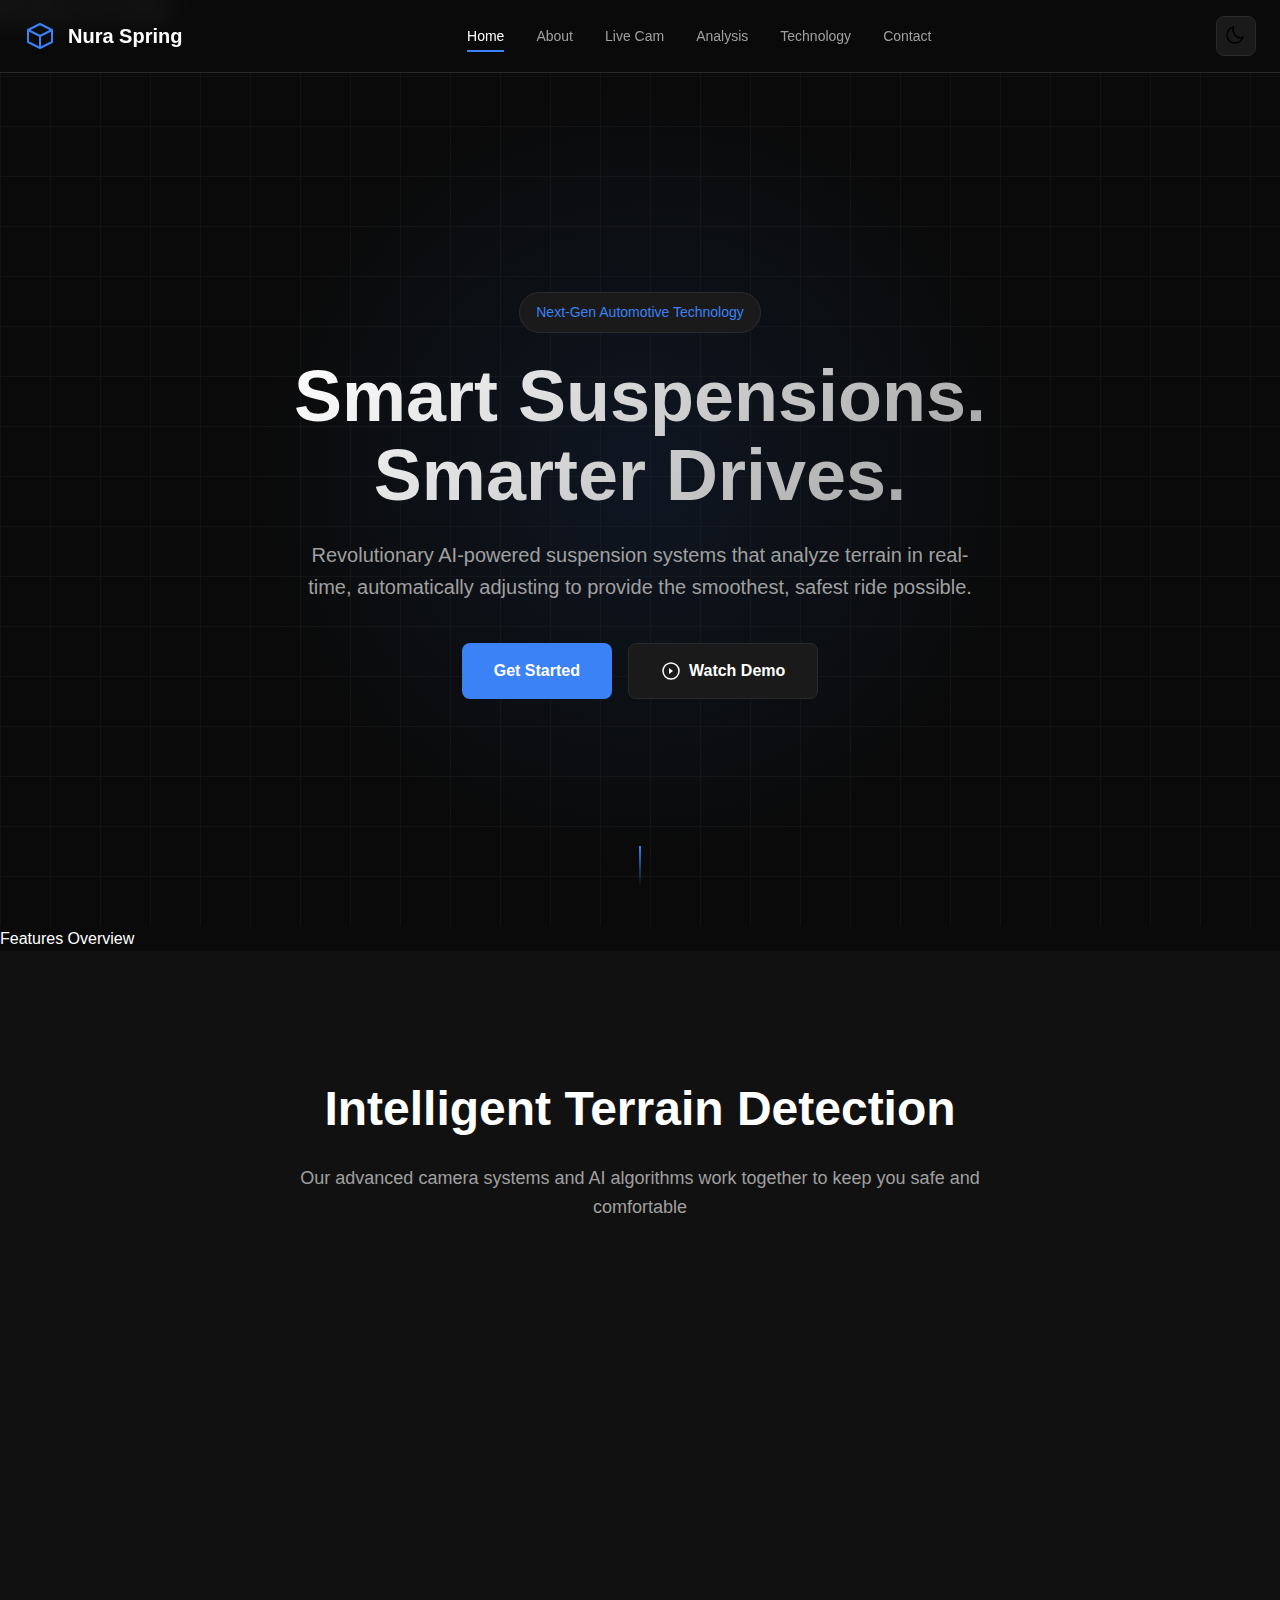
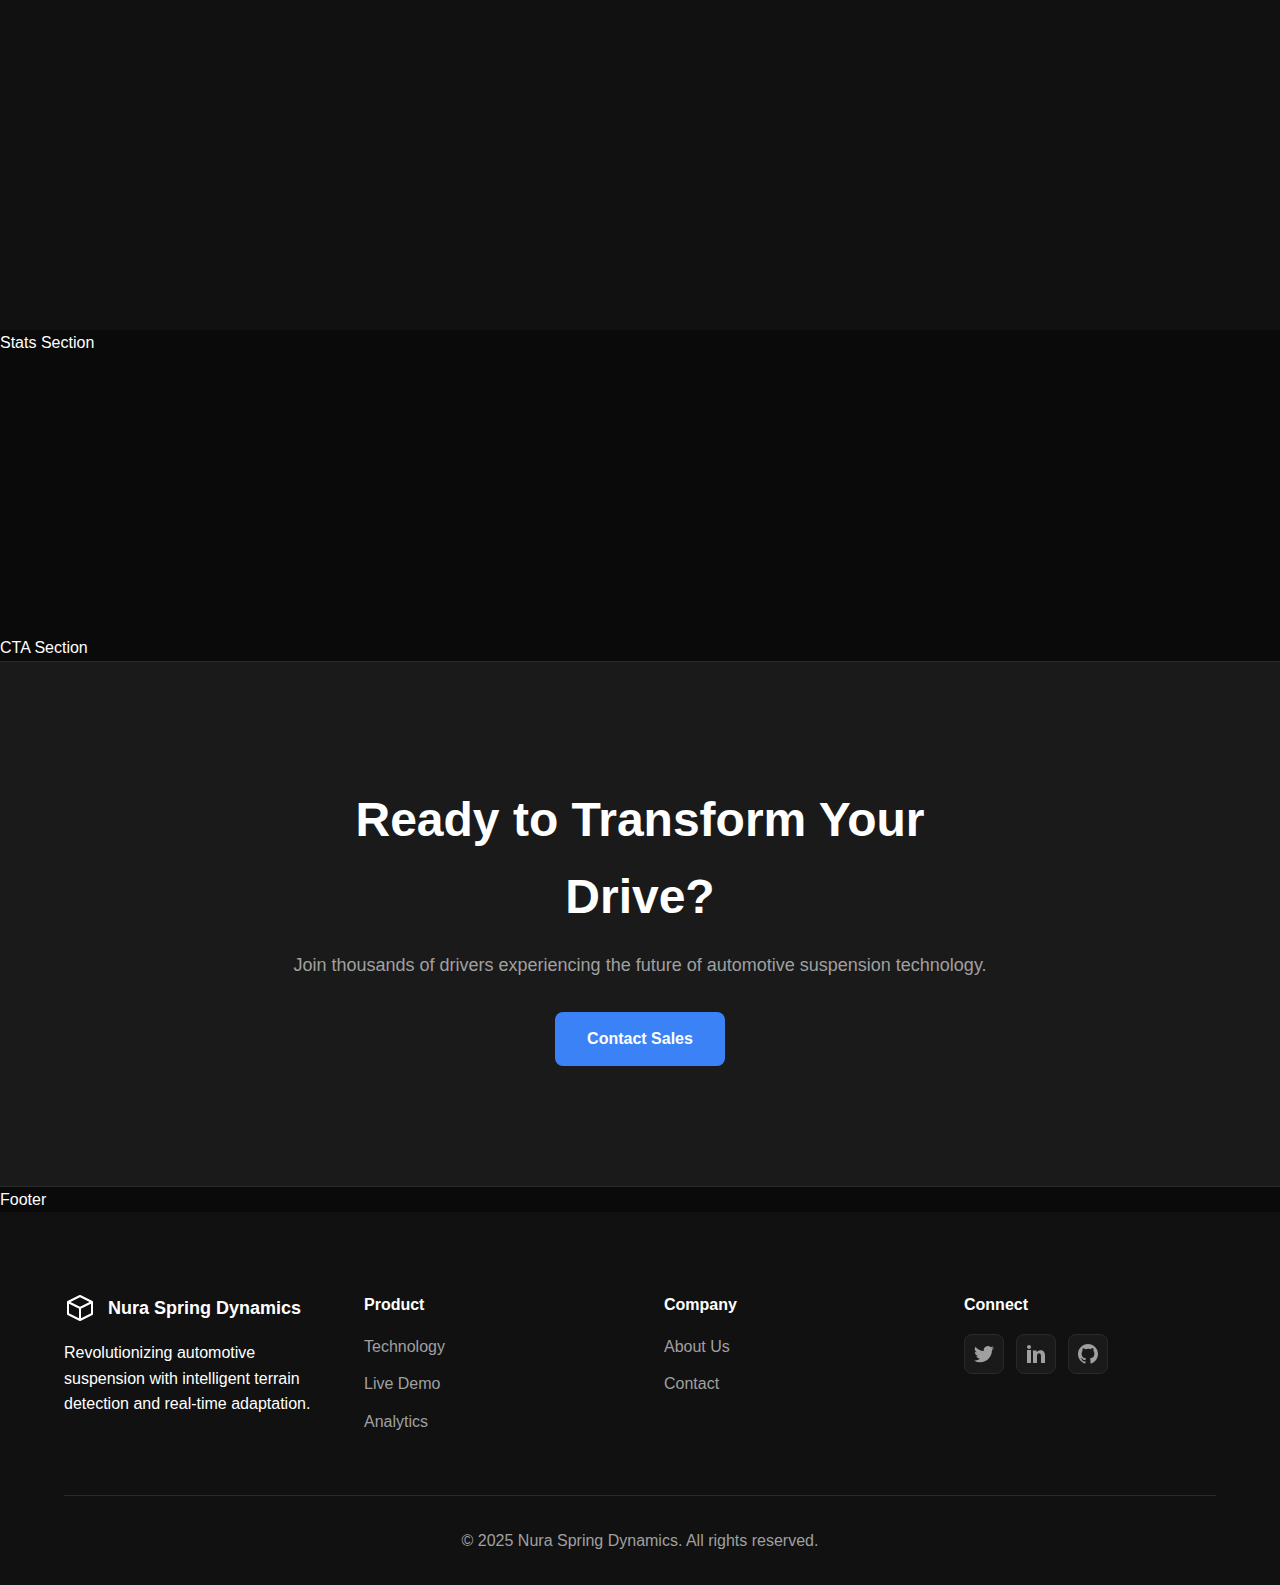
<file: nura-spring-dynamics/index.html>
<!DOCTYPE html>
<html lang="en">
<head>
    <meta charset="UTF-8">
    <meta name="viewport" content="width=device-width, initial-scale=1.0">
    <title>Nura Spring Dynamics - Smart Suspensions. Smarter Drives.</title>
    <link rel="stylesheet" href="styles.css">
</head>
<body>
     Navigation 
    <nav class="navbar">
        <div class="nav-container">
            <div class="logo">
                <svg width="32" height="32" viewBox="0 0 32 32" fill="none">
                    <path d="M16 4L4 10V22L16 28L28 22V10L16 4Z" stroke="currentColor" stroke-width="2" stroke-linejoin="round"/>
                    <path d="M16 16L4 10M16 16L28 10M16 16V28" stroke="currentColor" stroke-width="2"/>
                </svg>
                <span>Nura Spring</span>
            </div>
            <ul class="nav-links">
                <li><a href="index.html" class="active">Home</a></li>
                <li><a href="about.html">About</a></li>
                <li><a href="live-cam.html">Live Cam</a></li>
                <li><a href="analysis.html">Analysis</a></li>
                <li><a href="technology.html">Technology</a></li>
                <li><a href="contact.html">Contact</a></li>
            </ul>
            <button class="theme-toggle" id="themeToggle" aria-label="Toggle theme">
                <svg class="sun-icon" width="20" height="20" viewBox="0 0 20 20" fill="none">
                    <circle cx="10" cy="10" r="4" stroke="currentColor" stroke-width="1.5"/>
                    <path d="M10 2V4M10 16V18M18 10H16M4 10H2M15.657 4.343L14.243 5.757M5.757 14.243L4.343 15.657M15.657 15.657L14.243 14.243M5.757 5.757L4.343 4.343" stroke="currentColor" stroke-width="1.5" stroke-linecap="round"/>
                </svg>
                <svg class="moon-icon" width="20" height="20" viewBox="0 0 20 20" fill="none">
                    <path d="M17 10.5C16.1 14.4 12.6 17 8.5 17C4.4 17 1 13.6 1 9.5C1 5.4 3.6 1.9 7.5 1C7.2 1.9 7 2.9 7 4C7 8.4 10.6 12 15 12C15.8 12 16.5 11.8 17 11.5V10.5Z" stroke="currentColor" stroke-width="1.5" stroke-linejoin="round"/>
                </svg>
            </button>
            <button class="mobile-menu-toggle" id="mobileMenuToggle" aria-label="Toggle menu">
                <span></span>
                <span></span>
                <span></span>
            </button>
        </div>
    </nav>

     Hero Section 
    <section class="hero">
        <div class="hero-background">
            <div class="grid-overlay"></div>
        </div>
        <div class="hero-content">
            <div class="hero-badge">Next-Gen Automotive Technology</div>
            <h1 class="hero-title">Smart Suspensions.<br>Smarter Drives.</h1>
            <p class="hero-description">Revolutionary AI-powered suspension systems that analyze terrain in real-time, automatically adjusting to provide the smoothest, safest ride possible.</p>
            <div class="hero-buttons">
                <a href="contact.html" class="btn btn-primary">Get Started</a>
                <a href="technology.html" class="btn btn-secondary">
                    <svg width="20" height="20" viewBox="0 0 20 20" fill="none">
                        <circle cx="10" cy="10" r="8" stroke="currentColor" stroke-width="1.5"/>
                        <path d="M8 7L12 10L8 13V7Z" fill="currentColor"/>
                    </svg>
                    Watch Demo
                </a>
            </div>
        </div>
        <div class="scroll-indicator">
            <div class="scroll-line"></div>
        </div>
    </section>

     Features Overview 
    <section class="features">
        <div class="container">
            <div class="section-header">
                <h2>Intelligent Terrain Detection</h2>
                <p>Our advanced camera systems and AI algorithms work together to keep you safe and comfortable</p>
            </div>
            <div class="features-grid">
                <div class="feature-card">
                    <div class="feature-icon">
                        <svg width="32" height="32" viewBox="0 0 32 32" fill="none">
                            <rect x="4" y="8" width="24" height="16" rx="2" stroke="currentColor" stroke-width="2"/>
                            <circle cx="16" cy="16" r="4" stroke="currentColor" stroke-width="2"/>
                            <path d="M16 12V8M16 24V20M20 16H24M8 16H12" stroke="currentColor" stroke-width="2" stroke-linecap="round"/>
                        </svg>
                    </div>
                    <h3>Real-Time Analysis</h3>
                    <p>Front-mounted cameras continuously scan the road ahead, detecting obstacles before you reach them.</p>
                </div>
                <div class="feature-card">
                    <div class="feature-icon">
                        <svg width="32" height="32" viewBox="0 0 32 32" fill="none">
                            <path d="M16 4L4 10V22L16 28L28 22V10L16 4Z" stroke="currentColor" stroke-width="2" stroke-linejoin="round"/>
                            <circle cx="16" cy="16" r="4" fill="currentColor"/>
                        </svg>
                    </div>
                    <h3>Automatic Adjustment</h3>
                    <p>Suspension settings adapt instantly to terrain conditions, ensuring optimal comfort and safety.</p>
                </div>
                <div class="feature-card">
                    <div class="feature-icon">
                        <svg width="32" height="32" viewBox="0 0 32 32" fill="none">
                            <rect x="6" y="6" width="20" height="20" rx="2" stroke="currentColor" stroke-width="2"/>
                            <path d="M6 12H26M12 6V26" stroke="currentColor" stroke-width="2"/>
                            <circle cx="19" cy="19" r="3" stroke="currentColor" stroke-width="2"/>
                        </svg>
                    </div>
                    <h3>Performance Reports</h3>
                    <p>Detailed analytics and insights about your vehicle's performance and terrain conditions.</p>
                </div>
                <div class="feature-card">
                    <div class="feature-icon">
                        <svg width="32" height="32" viewBox="0 0 32 32" fill="none">
                            <rect x="4" y="4" width="24" height="24" rx="2" stroke="currentColor" stroke-width="2"/>
                            <path d="M4 12H28M12 4V28" stroke="currentColor" stroke-width="2"/>
                            <path d="M16 16L20 20M20 16L16 20" stroke="currentColor" stroke-width="2" stroke-linecap="round"/>
                        </svg>
                    </div>
                    <h3>In-App Monitoring</h3>
                    <p>Track everything from your smartphone with our intuitive mobile application.</p>
                </div>
            </div>
        </div>
    </section>

     Stats Section 
    <section class="stats">
        <div class="container">
            <div class="stats-grid">
                <div class="stat-item">
                    <div class="stat-number" data-target="99.9">0</div>
                    <div class="stat-label">Detection Accuracy</div>
                </div>
                <div class="stat-item">
                    <div class="stat-number" data-target="50">0</div>
                    <div class="stat-label">MS Response Time</div>
                </div>
                <div class="stat-item">
                    <div class="stat-number" data-target="10000">0</div>
                    <div class="stat-label">Vehicles Equipped</div>
                </div>
                <div class="stat-item">
                    <div class="stat-number" data-target="45">0</div>
                    <div class="stat-label">Smoother Ride</div>
                </div>
            </div>
        </div>
    </section>

     CTA Section 
    <section class="cta">
        <div class="container">
            <div class="cta-content">
                <h2>Ready to Transform Your Drive?</h2>
                <p>Join thousands of drivers experiencing the future of automotive suspension technology.</p>
                <a href="contact.html" class="btn btn-primary">Contact Sales</a>
            </div>
        </div>
    </section>

     Footer 
    <footer class="footer">
        <div class="container">
            <div class="footer-content">
                <div class="footer-section">
                    <div class="footer-logo">
                        <svg width="32" height="32" viewBox="0 0 32 32" fill="none">
                            <path d="M16 4L4 10V22L16 28L28 22V10L16 4Z" stroke="currentColor" stroke-width="2" stroke-linejoin="round"/>
                            <path d="M16 16L4 10M16 16L28 10M16 16V28" stroke="currentColor" stroke-width="2"/>
                        </svg>
                        <span>Nura Spring Dynamics</span>
                    </div>
                    <p>Revolutionizing automotive suspension with intelligent terrain detection and real-time adaptation.</p>
                </div>
                <div class="footer-section">
                    <h4>Product</h4>
                    <ul>
                        <li><a href="technology.html">Technology</a></li>
                        <li><a href="live-cam.html">Live Demo</a></li>
                        <li><a href="analysis.html">Analytics</a></li>
                    </ul>
                </div>
                <div class="footer-section">
                    <h4>Company</h4>
                    <ul>
                        <li><a href="about.html">About Us</a></li>
                        <li><a href="contact.html">Contact</a></li>
                    </ul>
                </div>
                <div class="footer-section">
                    <h4>Connect</h4>
                    <div class="social-links">
                        <a href="#" aria-label="Twitter">
                            <svg width="20" height="20" viewBox="0 0 20 20" fill="currentColor">
                                <path d="M6.29 18.25c7.55 0 11.67-6.25 11.67-11.67v-.53c.8-.59 1.49-1.3 2.04-2.13-.75.33-1.54.55-2.36.65a4.12 4.12 0 0 0 1.8-2.27c-.8.48-1.68.81-2.6 1a4.1 4.1 0 0 0-7 3.74 11.65 11.65 0 0 1-8.45-4.3 4.1 4.1 0 0 0 1.27 5.49C2.01 8.2 1.37 8.03.8 7.7v.05a4.1 4.1 0 0 0 3.3 4.03 4.1 4.1 0 0 1-1.86.07 4.1 4.1 0 0 0 3.83 2.85A8.23 8.23 0 0 1 0 16.4a11.62 11.62 0 0 0 6.29 1.84"/>
                            </svg>
                        </a>
                        <a href="#" aria-label="LinkedIn">
                            <svg width="20" height="20" viewBox="0 0 20 20" fill="currentColor">
                                <path d="M5 3c0 1.1-.7 2-2 2-1.2 0-2-.9-2-1.9C1 2 1.8 1 3 1s2 .9 2 2zM1 19h4V6H1v13zM14.6 6.2c-2.1 0-3.3 1.2-3.8 2h-.1l-.2-1.7H6.9c0 1.1.1 2.4.1 3.9V19h4v-7.1c0-.4 0-.7.1-1 .3-.7.8-1.6 1.9-1.6 1.4 0 2 1.2 2 2.8V19h4v-7.4c0-3.7-1.9-5.4-4.4-5.4z"/>
                            </svg>
                        </a>
                        <a href="#" aria-label="GitHub">
                            <svg width="20" height="20" viewBox="0 0 20 20" fill="currentColor">
                                <path d="M10 0C4.477 0 0 4.477 0 10c0 4.42 2.865 8.17 6.839 9.49.5.092.682-.217.682-.482 0-.237-.008-.866-.013-1.7-2.782.603-3.369-1.34-3.369-1.34-.454-1.156-1.11-1.463-1.11-1.463-.908-.62.069-.608.069-.608 1.003.07 1.531 1.03 1.531 1.03.892 1.529 2.341 1.087 2.91.831.092-.646.35-1.086.636-1.336-2.22-.253-4.555-1.11-4.555-4.943 0-1.091.39-1.984 1.029-2.683-.103-.253-.446-1.27.098-2.647 0 0 .84-.269 2.75 1.025A9.578 9.578 0 0110 4.836c.85.004 1.705.114 2.504.336 1.909-1.294 2.747-1.025 2.747-1.025.546 1.377.203 2.394.1 2.647.64.699 1.028 1.592 1.028 2.683 0 3.842-2.339 4.687-4.566 4.935.359.309.678.919.678 1.852 0 1.336-.012 2.415-.012 2.743 0 .267.18.578.688.48C17.137 18.163 20 14.418 20 10c0-5.523-4.477-10-10-10z"/>
                            </svg>
                        </a>
                    </div>
                </div>
            </div>
            <div class="footer-bottom">
                <p>&copy; 2025 Nura Spring Dynamics. All rights reserved.</p>
            </div>
        </div>
    </footer>

    <script src="script.js"></script>
</body>
</html>
</file>
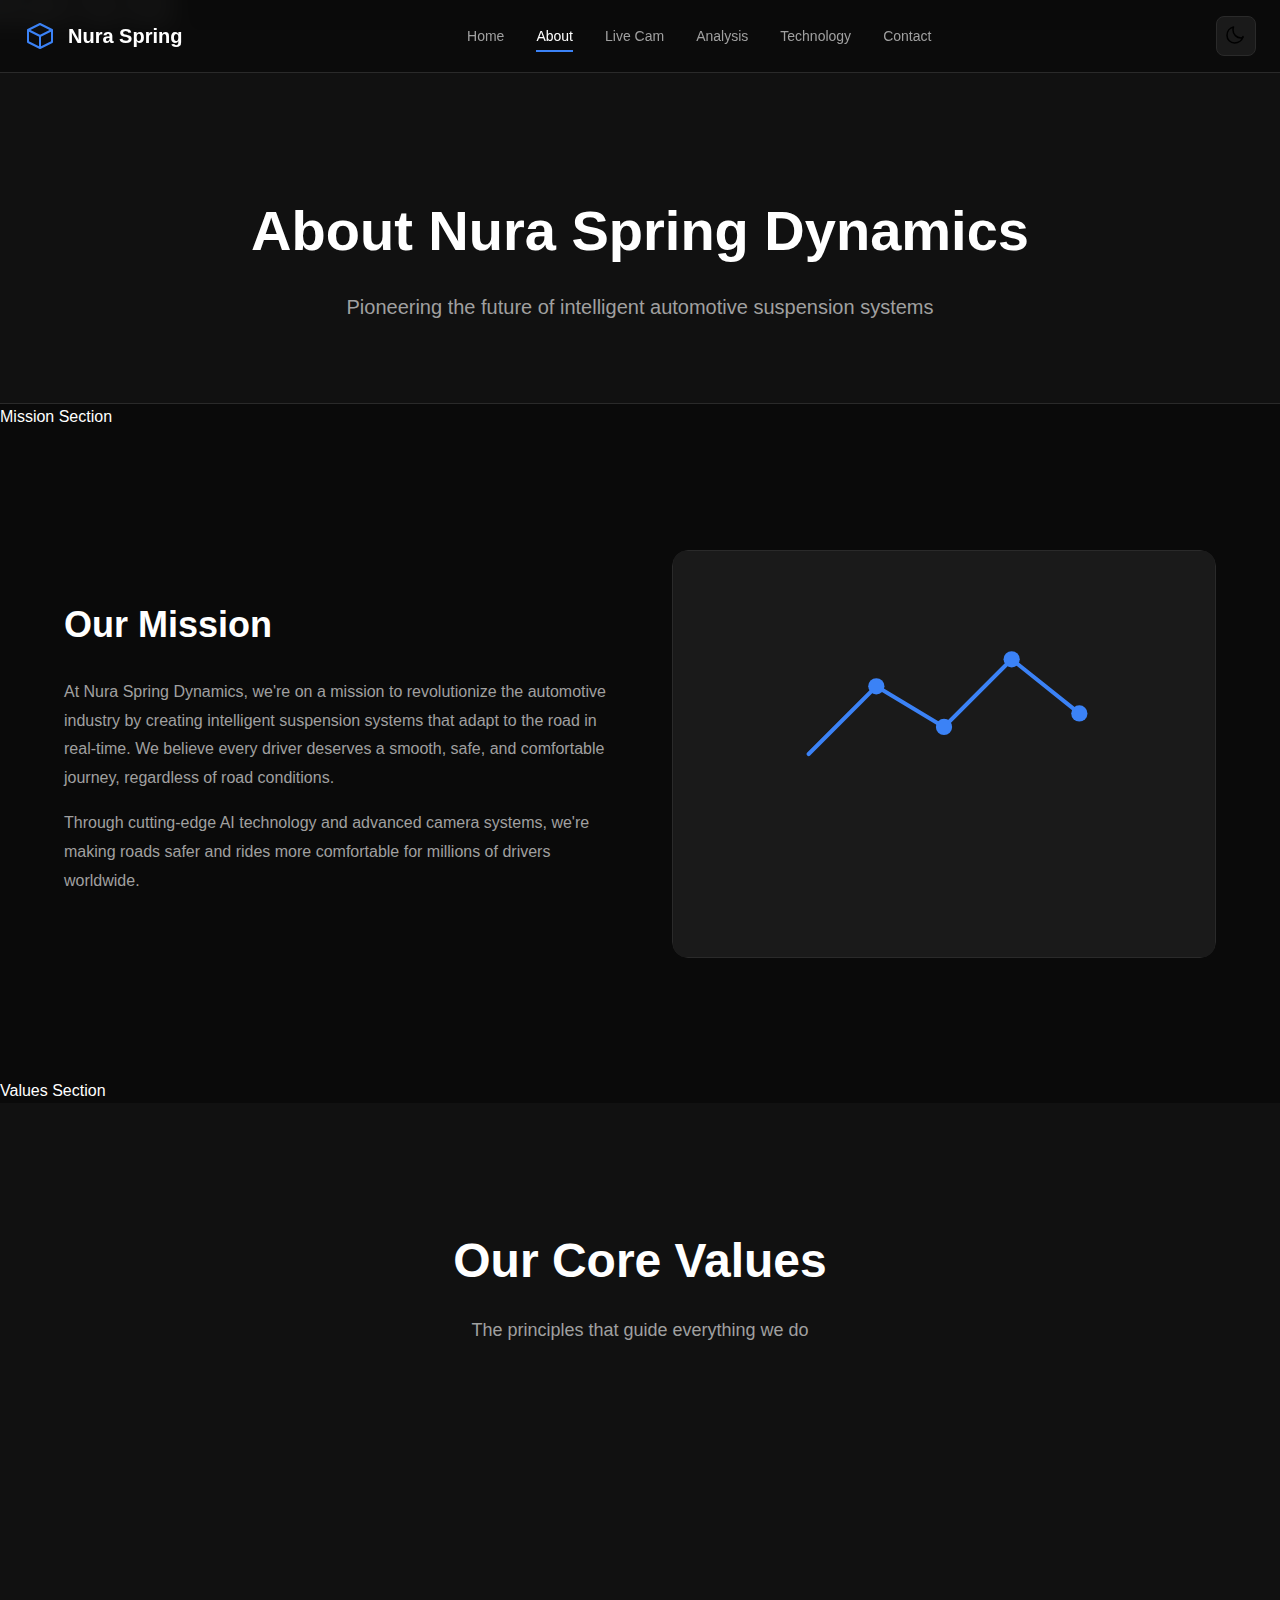
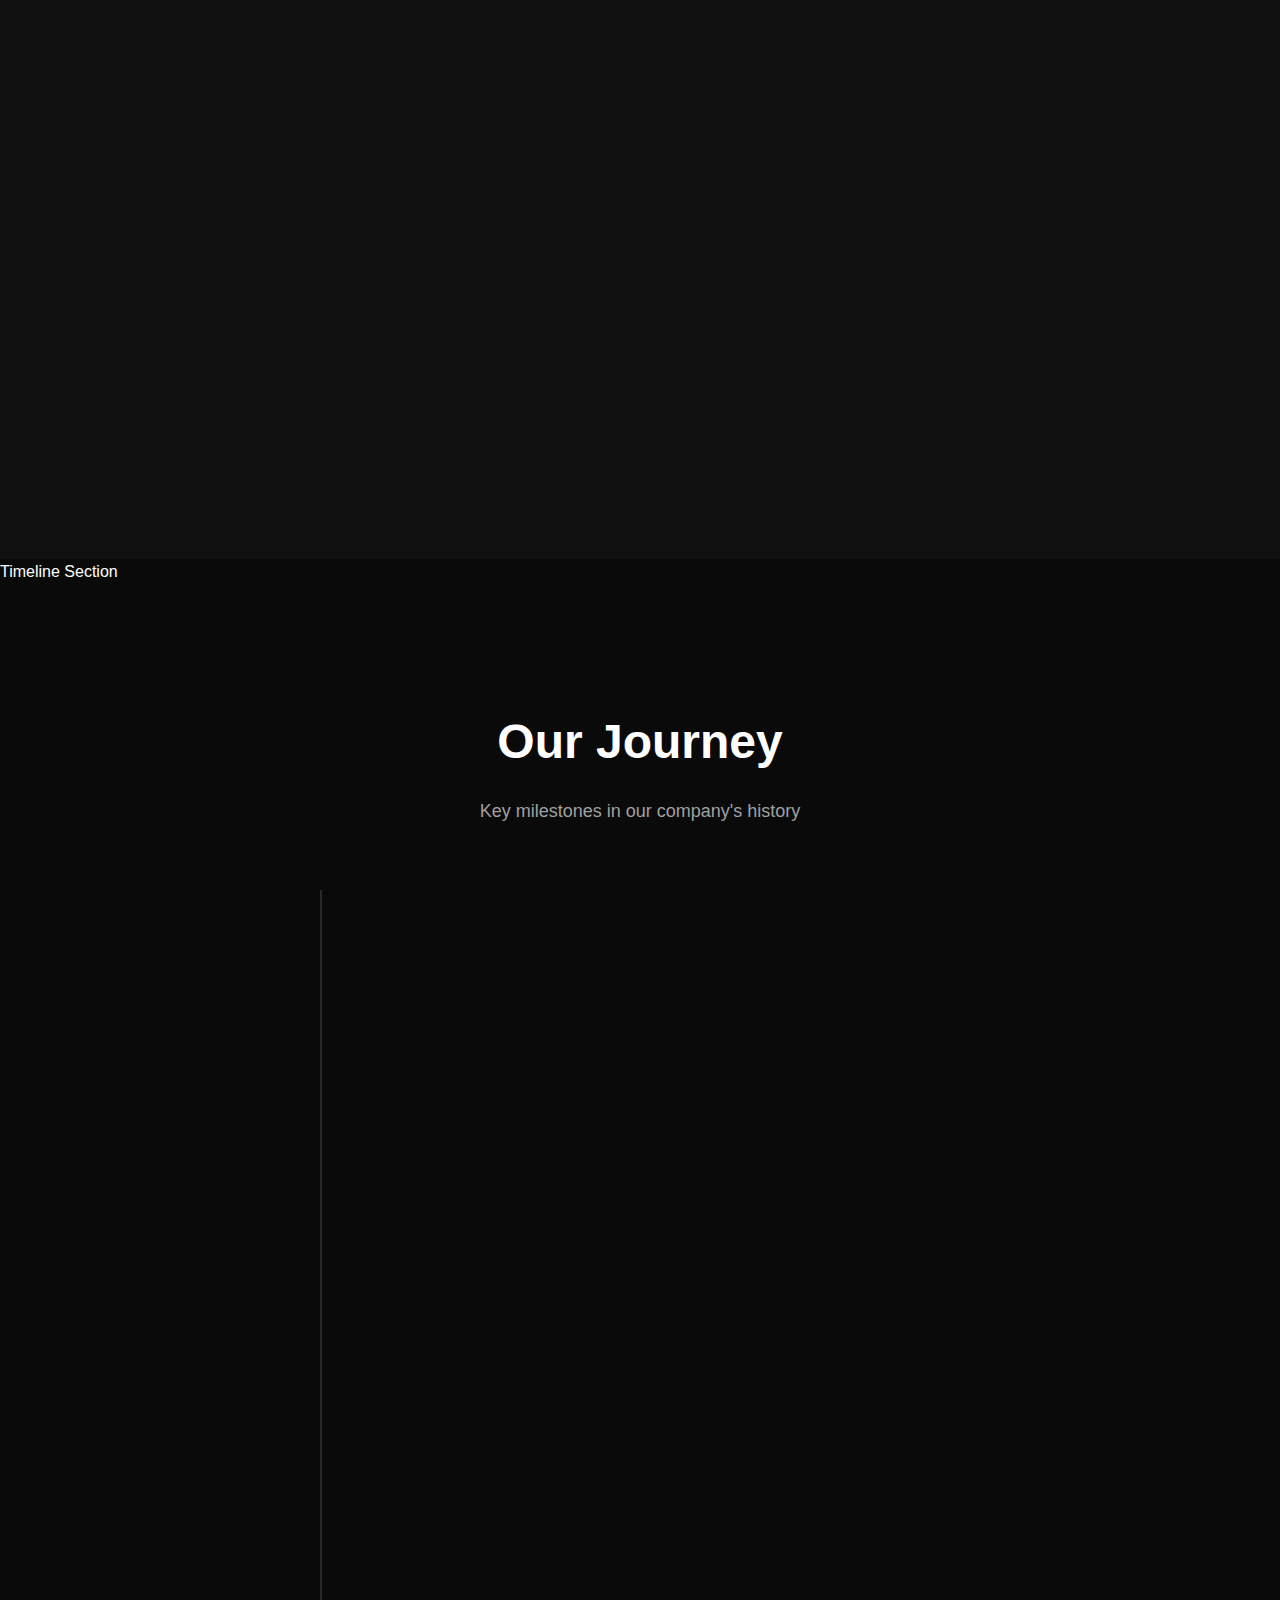
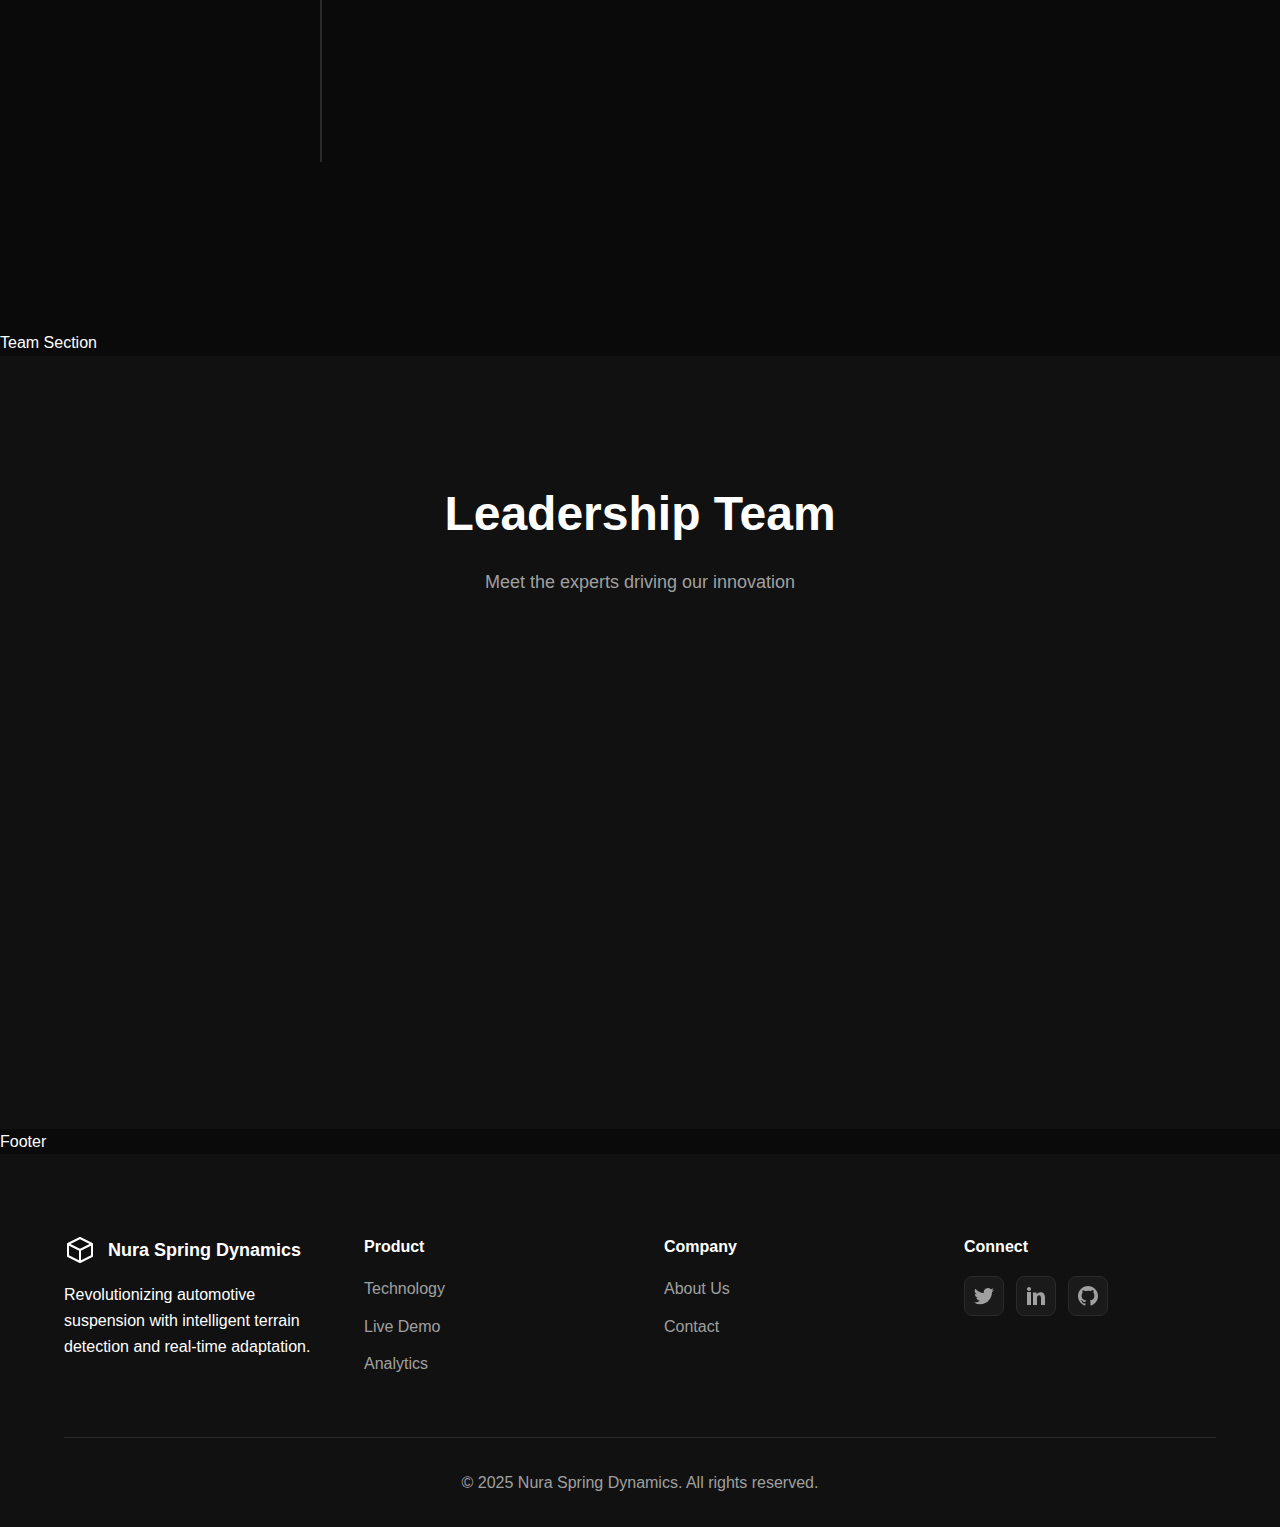
<file: nura-spring-dynamics/about.html>
<!DOCTYPE html>
<html lang="en">
<head>
    <meta charset="UTF-8">
    <meta name="viewport" content="width=device-width, initial-scale=1.0">
    <title>About Us - Nura Spring Dynamics</title>
    <link rel="stylesheet" href="styles.css">
</head>
<body>
     Navigation 
    <nav class="navbar">
        <div class="nav-container">
            <div class="logo">
                <svg width="32" height="32" viewBox="0 0 32 32" fill="none">
                    <path d="M16 4L4 10V22L16 28L28 22V10L16 4Z" stroke="currentColor" stroke-width="2" stroke-linejoin="round"/>
                    <path d="M16 16L4 10M16 16L28 10M16 16V28" stroke="currentColor" stroke-width="2"/>
                </svg>
                <span>Nura Spring</span>
            </div>
            <ul class="nav-links">
                <li><a href="index.html">Home</a></li>
                <li><a href="about.html" class="active">About</a></li>
                <li><a href="live-cam.html">Live Cam</a></li>
                <li><a href="analysis.html">Analysis</a></li>
                <li><a href="technology.html">Technology</a></li>
                <li><a href="contact.html">Contact</a></li>
            </ul>
            <button class="theme-toggle" id="themeToggle" aria-label="Toggle theme">
                <svg class="sun-icon" width="20" height="20" viewBox="0 0 20 20" fill="none">
                    <circle cx="10" cy="10" r="4" stroke="currentColor" stroke-width="1.5"/>
                    <path d="M10 2V4M10 16V18M18 10H16M4 10H2M15.657 4.343L14.243 5.757M5.757 14.243L4.343 15.657M15.657 15.657L14.243 14.243M5.757 5.757L4.343 4.343" stroke="currentColor" stroke-width="1.5" stroke-linecap="round"/>
                </svg>
                <svg class="moon-icon" width="20" height="20" viewBox="0 0 20 20" fill="none">
                    <path d="M17 10.5C16.1 14.4 12.6 17 8.5 17C4.4 17 1 13.6 1 9.5C1 5.4 3.6 1.9 7.5 1C7.2 1.9 7 2.9 7 4C7 8.4 10.6 12 15 12C15.8 12 16.5 11.8 17 11.5V10.5Z" stroke="currentColor" stroke-width="1.5" stroke-linejoin="round"/>
                </svg>
            </button>
            <button class="mobile-menu-toggle" id="mobileMenuToggle" aria-label="Toggle menu">
                <span></span>
                <span></span>
                <span></span>
            </button>
        </div>
    </nav>

     Page Header 
    <section class="page-header">
        <div class="container">
            <h1>About Nura Spring Dynamics</h1>
            <p>Pioneering the future of intelligent automotive suspension systems</p>
        </div>
    </section>

     Mission Section 
    <section class="mission">
        <div class="container">
            <div class="mission-content">
                <div class="mission-text">
                    <h2>Our Mission</h2>
                    <p>At Nura Spring Dynamics, we're on a mission to revolutionize the automotive industry by creating intelligent suspension systems that adapt to the road in real-time. We believe every driver deserves a smooth, safe, and comfortable journey, regardless of road conditions.</p>
                    <p>Through cutting-edge AI technology and advanced camera systems, we're making roads safer and rides more comfortable for millions of drivers worldwide.</p>
                </div>
                <div class="mission-image">
                    <div class="image-placeholder">
                        <svg width="100%" height="100%" viewBox="0 0 400 300" fill="none">
                            <rect width="400" height="300" fill="var(--card-bg)"/>
                            <path d="M100 150L150 100L200 130L250 80L300 120" stroke="var(--accent)" stroke-width="3" stroke-linecap="round"/>
                            <circle cx="150" cy="100" r="6" fill="var(--accent)"/>
                            <circle cx="200" cy="130" r="6" fill="var(--accent)"/>
                            <circle cx="250" cy="80" r="6" fill="var(--accent)"/>
                            <circle cx="300" cy="120" r="6" fill="var(--accent)"/>
                        </svg>
                    </div>
                </div>
            </div>
        </div>
    </section>

     Values Section 
    <section class="values">
        <div class="container">
            <div class="section-header">
                <h2>Our Core Values</h2>
                <p>The principles that guide everything we do</p>
            </div>
            <div class="values-grid">
                <div class="value-card">
                    <div class="value-number">01</div>
                    <h3>Innovation First</h3>
                    <p>We constantly push the boundaries of what's possible in automotive technology, never settling for the status quo.</p>
                </div>
                <div class="value-card">
                    <div class="value-number">02</div>
                    <h3>Safety Above All</h3>
                    <p>Every feature we develop is designed with driver and passenger safety as the top priority.</p>
                </div>
                <div class="value-card">
                    <div class="value-number">03</div>
                    <h3>Sustainable Future</h3>
                    <p>We're committed to creating technologies that reduce vehicle wear and contribute to a more sustainable automotive ecosystem.</p>
                </div>
                <div class="value-card">
                    <div class="value-number">04</div>
                    <h3>Customer Focus</h3>
                    <p>Our customers' needs drive our innovation, and their feedback shapes our product development.</p>
                </div>
            </div>
        </div>
    </section>

     Timeline Section 
    <section class="timeline">
        <div class="container">
            <div class="section-header">
                <h2>Our Journey</h2>
                <p>Key milestones in our company's history</p>
            </div>
            <div class="timeline-container">
                <div class="timeline-item">
                    <div class="timeline-year">2019</div>
                    <div class="timeline-content">
                        <h3>Company Founded</h3>
                        <p>Nura Spring Dynamics was established with a vision to transform automotive suspension technology.</p>
                    </div>
                </div>
                <div class="timeline-item">
                    <div class="timeline-year">2020</div>
                    <div class="timeline-content">
                        <h3>First Prototype</h3>
                        <p>Successfully developed and tested our first AI-powered terrain detection system.</p>
                    </div>
                </div>
                <div class="timeline-item">
                    <div class="timeline-year">2022</div>
                    <div class="timeline-content">
                        <h3>Market Launch</h3>
                        <p>Launched our flagship product to the automotive market with partnerships from major manufacturers.</p>
                    </div>
                </div>
                <div class="timeline-item">
                    <div class="timeline-year">2024</div>
                    <div class="timeline-content">
                        <h3>Global Expansion</h3>
                        <p>Expanded operations to 15 countries with over 10,000 vehicles equipped with our technology.</p>
                    </div>
                </div>
                <div class="timeline-item">
                    <div class="timeline-year">2025</div>
                    <div class="timeline-content">
                        <h3>Innovation Award</h3>
                        <p>Received the Automotive Technology Innovation Award for our groundbreaking suspension systems.</p>
                    </div>
                </div>
            </div>
        </div>
    </section>

     Team Section 
    <section class="team">
        <div class="container">
            <div class="section-header">
                <h2>Leadership Team</h2>
                <p>Meet the experts driving our innovation</p>
            </div>
            <div class="team-grid">
                <div class="team-member">
                    <div class="member-avatar">
                        <svg width="100%" height="100%" viewBox="0 0 120 120" fill="none">
                            <circle cx="60" cy="60" r="60" fill="var(--card-bg)"/>
                            <circle cx="60" cy="45" r="20" fill="var(--accent)" opacity="0.3"/>
                            <path d="M30 100C30 80 42 70 60 70C78 70 90 80 90 100" fill="var(--accent)" opacity="0.3"/>
                        </svg>
                    </div>
                    <h3>Dr. Sarah Chen</h3>
                    <p class="member-role">CEO & Co-Founder</p>
                    <p class="member-bio">Former Tesla engineer with 15+ years in automotive AI systems.</p>
                </div>
                <div class="team-member">
                    <div class="member-avatar">
                        <svg width="100%" height="100%" viewBox="0 0 120 120" fill="none">
                            <circle cx="60" cy="60" r="60" fill="var(--card-bg)"/>
                            <circle cx="60" cy="45" r="20" fill="var(--accent)" opacity="0.3"/>
                            <path d="M30 100C30 80 42 70 60 70C78 70 90 80 90 100" fill="var(--accent)" opacity="0.3"/>
                        </svg>
                    </div>
                    <h3>Marcus Rodriguez</h3>
                    <p class="member-role">CTO & Co-Founder</p>
                    <p class="member-bio">Computer vision expert and former Google AI researcher.</p>
                </div>
                <div class="team-member">
                    <div class="member-avatar">
                        <svg width="100%" height="100%" viewBox="0 0 120 120" fill="none">
                            <circle cx="60" cy="60" r="60" fill="var(--card-bg)"/>
                            <circle cx="60" cy="45" r="20" fill="var(--accent)" opacity="0.3"/>
                            <path d="M30 100C30 80 42 70 60 70C78 70 90 80 90 100" fill="var(--accent)" opacity="0.3"/>
                        </svg>
                    </div>
                    <h3>Emily Watson</h3>
                    <p class="member-role">VP of Engineering</p>
                    <p class="member-bio">Mechanical engineering specialist with expertise in suspension systems.</p>
                </div>
                <div class="team-member">
                    <div class="member-avatar">
                        <svg width="100%" height="100%" viewBox="0 0 120 120" fill="none">
                            <circle cx="60" cy="60" r="60" fill="var(--card-bg)"/>
                            <circle cx="60" cy="45" r="20" fill="var(--accent)" opacity="0.3"/>
                            <path d="M30 100C30 80 42 70 60 70C78 70 90 80 90 100" fill="var(--accent)" opacity="0.3"/>
                        </svg>
                    </div>
                    <h3>James Park</h3>
                    <p class="member-role">Head of Product</p>
                    <p class="member-bio">Product strategist with a track record of successful automotive launches.</p>
                </div>
            </div>
        </div>
    </section>

     Footer 
    <footer class="footer">
        <div class="container">
            <div class="footer-content">
                <div class="footer-section">
                    <div class="footer-logo">
                        <svg width="32" height="32" viewBox="0 0 32 32" fill="none">
                            <path d="M16 4L4 10V22L16 28L28 22V10L16 4Z" stroke="currentColor" stroke-width="2" stroke-linejoin="round"/>
                            <path d="M16 16L4 10M16 16L28 10M16 16V28" stroke="currentColor" stroke-width="2"/>
                        </svg>
                        <span>Nura Spring Dynamics</span>
                    </div>
                    <p>Revolutionizing automotive suspension with intelligent terrain detection and real-time adaptation.</p>
                </div>
                <div class="footer-section">
                    <h4>Product</h4>
                    <ul>
                        <li><a href="technology.html">Technology</a></li>
                        <li><a href="live-cam.html">Live Demo</a></li>
                        <li><a href="analysis.html">Analytics</a></li>
                    </ul>
                </div>
                <div class="footer-section">
                    <h4>Company</h4>
                    <ul>
                        <li><a href="about.html">About Us</a></li>
                        <li><a href="contact.html">Contact</a></li>
                    </ul>
                </div>
                <div class="footer-section">
                    <h4>Connect</h4>
                    <div class="social-links">
                        <a href="#" aria-label="Twitter">
                            <svg width="20" height="20" viewBox="0 0 20 20" fill="currentColor">
                                <path d="M6.29 18.25c7.55 0 11.67-6.25 11.67-11.67v-.53c.8-.59 1.49-1.3 2.04-2.13-.75.33-1.54.55-2.36.65a4.12 4.12 0 0 0 1.8-2.27c-.8.48-1.68.81-2.6 1a4.1 4.1 0 0 0-7 3.74 11.65 11.65 0 0 1-8.45-4.3 4.1 4.1 0 0 0 1.27 5.49C2.01 8.2 1.37 8.03.8 7.7v.05a4.1 4.1 0 0 0 3.3 4.03 4.1 4.1 0 0 1-1.86.07 4.1 4.1 0 0 0 3.83 2.85A8.23 8.23 0 0 1 0 16.4a11.62 11.62 0 0 0 6.29 1.84"/>
                            </svg>
                        </a>
                        <a href="#" aria-label="LinkedIn">
                            <svg width="20" height="20" viewBox="0 0 20 20" fill="currentColor">
                                <path d="M5 3c0 1.1-.7 2-2 2-1.2 0-2-.9-2-1.9C1 2 1.8 1 3 1s2 .9 2 2zM1 19h4V6H1v13zM14.6 6.2c-2.1 0-3.3 1.2-3.8 2h-.1l-.2-1.7H6.9c0 1.1.1 2.4.1 3.9V19h4v-7.1c0-.4 0-.7.1-1 .3-.7.8-1.6 1.9-1.6 1.4 0 2 1.2 2 2.8V19h4v-7.4c0-3.7-1.9-5.4-4.4-5.4z"/>
                            </svg>
                        </a>
                        <a href="#" aria-label="GitHub">
                            <svg width="20" height="20" viewBox="0 0 20 20" fill="currentColor">
                                <path d="M10 0C4.477 0 0 4.477 0 10c0 4.42 2.865 8.17 6.839 9.49.5.092.682-.217.682-.482 0-.237-.008-.866-.013-1.7-2.782.603-3.369-1.34-3.369-1.34-.454-1.156-1.11-1.463-1.11-1.463-.908-.62.069-.608.069-.608 1.003.07 1.531 1.03 1.531 1.03.892 1.529 2.341 1.087 2.91.831.092-.646.35-1.086.636-1.336-2.22-.253-4.555-1.11-4.555-4.943 0-1.091.39-1.984 1.029-2.683-.103-.253-.446-1.27.098-2.647 0 0 .84-.269 2.75 1.025A9.578 9.578 0 0110 4.836c.85.004 1.705.114 2.504.336 1.909-1.294 2.747-1.025 2.747-1.025.546 1.377.203 2.394.1 2.647.64.699 1.028 1.592 1.028 2.683 0 3.842-2.339 4.687-4.566 4.935.359.309.678.919.678 1.852 0 1.336-.012 2.415-.012 2.743 0 .267.18.578.688.48C17.137 18.163 20 14.418 20 10c0-5.523-4.477-10-10-10z"/>
                            </svg>
                        </a>
                    </div>
                </div>
            </div>
            <div class="footer-bottom">
                <p>&copy; 2025 Nura Spring Dynamics. All rights reserved.</p>
            </div>
        </div>
    </footer>

    <script src="script.js"></script>
</body>
</html>
</file>
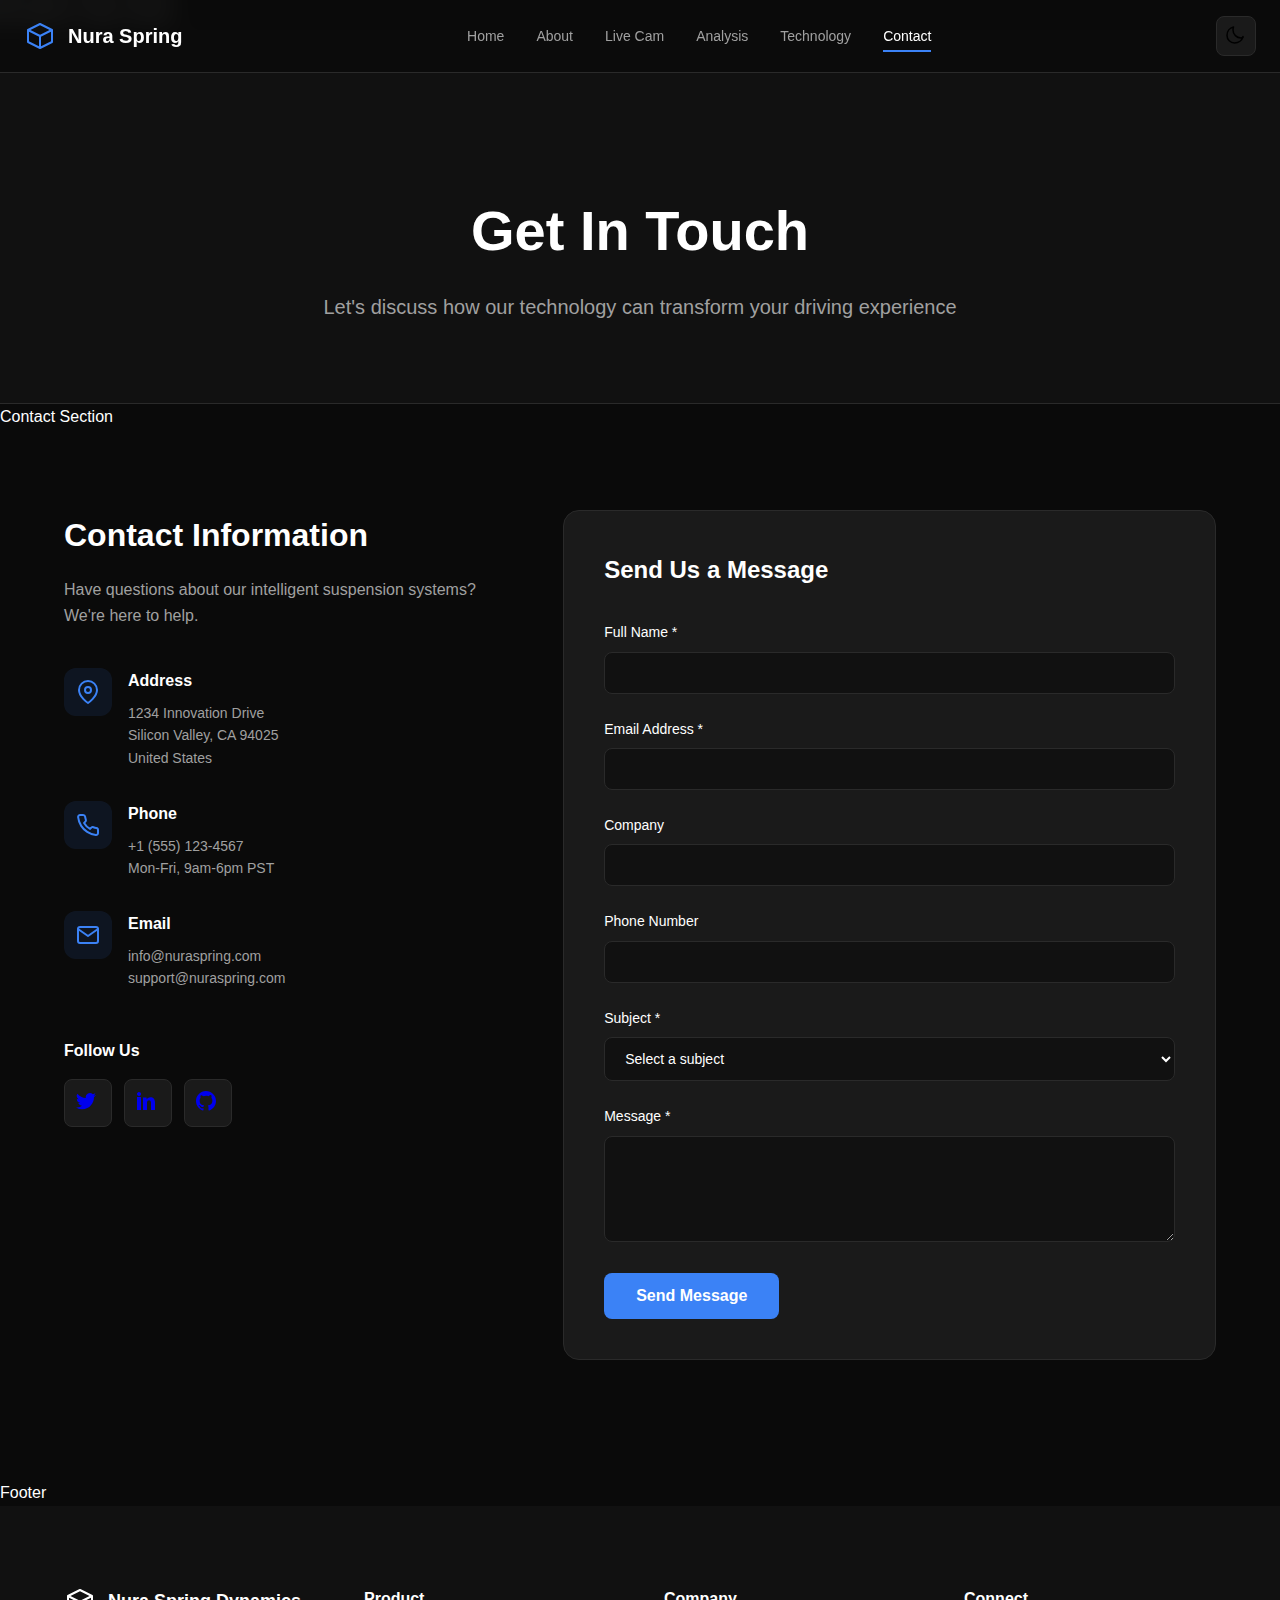
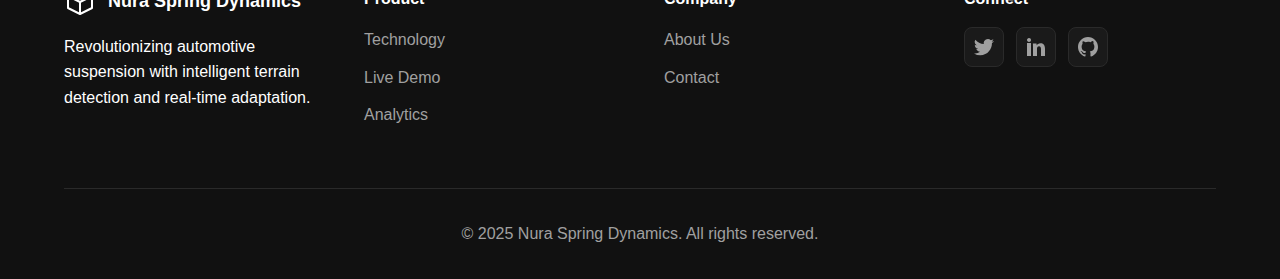
<file: nura-spring-dynamics/contact.html>
<!DOCTYPE html>
<html lang="en">
<head>
    <meta charset="UTF-8">
    <meta name="viewport" content="width=device-width, initial-scale=1.0">
    <title>Contact - Nura Spring Dynamics</title>
    <link rel="stylesheet" href="styles.css">
</head>
<body>
     Navigation 
    <nav class="navbar">
        <div class="nav-container">
            <div class="logo">
                <svg width="32" height="32" viewBox="0 0 32 32" fill="none">
                    <path d="M16 4L4 10V22L16 28L28 22V10L16 4Z" stroke="currentColor" stroke-width="2" stroke-linejoin="round"/>
                    <path d="M16 16L4 10M16 16L28 10M16 16V28" stroke="currentColor" stroke-width="2"/>
                </svg>
                <span>Nura Spring</span>
            </div>
            <ul class="nav-links">
                <li><a href="index.html">Home</a></li>
                <li><a href="about.html">About</a></li>
                <li><a href="live-cam.html">Live Cam</a></li>
                <li><a href="analysis.html">Analysis</a></li>
                <li><a href="technology.html">Technology</a></li>
                <li><a href="contact.html" class="active">Contact</a></li>
            </ul>
            <button class="theme-toggle" id="themeToggle" aria-label="Toggle theme">
                <svg class="sun-icon" width="20" height="20" viewBox="0 0 20 20" fill="none">
                    <circle cx="10" cy="10" r="4" stroke="currentColor" stroke-width="1.5"/>
                    <path d="M10 2V4M10 16V18M18 10H16M4 10H2M15.657 4.343L14.243 5.757M5.757 14.243L4.343 15.657M15.657 15.657L14.243 14.243M5.757 5.757L4.343 4.343" stroke="currentColor" stroke-width="1.5" stroke-linecap="round"/>
                </svg>
                <svg class="moon-icon" width="20" height="20" viewBox="0 0 20 20" fill="none">
                    <path d="M17 10.5C16.1 14.4 12.6 17 8.5 17C4.4 17 1 13.6 1 9.5C1 5.4 3.6 1.9 7.5 1C7.2 1.9 7 2.9 7 4C7 8.4 10.6 12 15 12C15.8 12 16.5 11.8 17 11.5V10.5Z" stroke="currentColor" stroke-width="1.5" stroke-linejoin="round"/>
                </svg>
            </button>
            <button class="mobile-menu-toggle" id="mobileMenuToggle" aria-label="Toggle menu">
                <span></span>
                <span></span>
                <span></span>
            </button>
        </div>
    </nav>

     Page Header 
    <section class="page-header">
        <div class="container">
            <h1>Get In Touch</h1>
            <p>Let's discuss how our technology can transform your driving experience</p>
        </div>
    </section>

     Contact Section 
    <section class="contact">
        <div class="container">
            <div class="contact-grid">
                <div class="contact-info">
                    <h2>Contact Information</h2>
                    <p>Have questions about our intelligent suspension systems? We're here to help.</p>
                    
                    <div class="info-items">
                        <div class="info-item">
                            <div class="info-icon">
                                <svg width="24" height="24" viewBox="0 0 24 24" fill="none">
                                    <path d="M21 10c0 7-9 13-9 13s-9-6-9-13a9 9 0 0 1 18 0z" stroke="currentColor" stroke-width="2" stroke-linecap="round" stroke-linejoin="round"/>
                                    <circle cx="12" cy="10" r="3" stroke="currentColor" stroke-width="2"/>
                                </svg>
                            </div>
                            <div class="info-content">
                                <h4>Address</h4>
                                <p>1234 Innovation Drive<br>Silicon Valley, CA 94025<br>United States</p>
                            </div>
                        </div>
                        <div class="info-item">
                            <div class="info-icon">
                                <svg width="24" height="24" viewBox="0 0 24 24" fill="none">
                                    <path d="M22 16.92v3a2 2 0 0 1-2.18 2 19.79 19.79 0 0 1-8.63-3.07 19.5 19.5 0 0 1-6-6 19.79 19.79 0 0 1-3.07-8.67A2 2 0 0 1 4.11 2h3a2 2 0 0 1 2 1.72 12.84 12.84 0 0 0 .7 2.81 2 2 0 0 1-.45 2.11L8.09 9.91a16 16 0 0 0 6 6l1.27-1.27a2 2 0 0 1 2.11-.45 12.84 12.84 0 0 0 2.81.7A2 2 0 0 1 22 16.92z" stroke="currentColor" stroke-width="2" stroke-linecap="round" stroke-linejoin="round"/>
                                </svg>
                            </div>
                            <div class="info-content">
                                <h4>Phone</h4>
                                <p>+1 (555) 123-4567<br>Mon-Fri, 9am-6pm PST</p>
                            </div>
                        </div>
                        <div class="info-item">
                            <div class="info-icon">
                                <svg width="24" height="24" viewBox="0 0 24 24" fill="none">
                                    <path d="M4 4h16c1.1 0 2 .9 2 2v12c0 1.1-.9 2-2 2H4c-1.1 0-2-.9-2-2V6c0-1.1.9-2 2-2z" stroke="currentColor" stroke-width="2" stroke-linecap="round" stroke-linejoin="round"/>
                                    <polyline points="22,6 12,13 2,6" stroke="currentColor" stroke-width="2" stroke-linecap="round" stroke-linejoin="round"/>
                                </svg>
                            </div>
                            <div class="info-content">
                                <h4>Email</h4>
                                <p>info@nuraspring.com<br>support@nuraspring.com</p>
                            </div>
                        </div>
                    </div>

                    <div class="social-section">
                        <h4>Follow Us</h4>
                        <div class="social-links large">
                            <a href="#" aria-label="Twitter">
                                <svg width="24" height="24" viewBox="0 0 24 24" fill="currentColor">
                                    <path d="M6.29 18.25c7.55 0 11.67-6.25 11.67-11.67v-.53c.8-.59 1.49-1.3 2.04-2.13-.75.33-1.54.55-2.36.65a4.12 4.12 0 0 0 1.8-2.27c-.8.48-1.68.81-2.6 1a4.1 4.1 0 0 0-7 3.74 11.65 11.65 0 0 1-8.45-4.3 4.1 4.1 0 0 0 1.27 5.49C2.01 8.2 1.37 8.03.8 7.7v.05a4.1 4.1 0 0 0 3.3 4.03 4.1 4.1 0 0 1-1.86.07 4.1 4.1 0 0 0 3.83 2.85A8.23 8.23 0 0 1 0 16.4a11.62 11.62 0 0 0 6.29 1.84"/>
                                </svg>
                            </a>
                            <a href="#" aria-label="LinkedIn">
                                <svg width="24" height="24" viewBox="0 0 24 24" fill="currentColor">
                                    <path d="M5 3c0 1.1-.7 2-2 2-1.2 0-2-.9-2-1.9C1 2 1.8 1 3 1s2 .9 2 2zM1 19h4V6H1v13zM14.6 6.2c-2.1 0-3.3 1.2-3.8 2h-.1l-.2-1.7H6.9c0 1.1.1 2.4.1 3.9V19h4v-7.1c0-.4 0-.7.1-1 .3-.7.8-1.6 1.9-1.6 1.4 0 2 1.2 2 2.8V19h4v-7.4c0-3.7-1.9-5.4-4.4-5.4z"/>
                                </svg>
                            </a>
                            <a href="#" aria-label="GitHub">
                                <svg width="24" height="24" viewBox="0 0 24 24" fill="currentColor">
                                    <path d="M10 0C4.477 0 0 4.477 0 10c0 4.42 2.865 8.17 6.839 9.49.5.092.682-.217.682-.482 0-.237-.008-.866-.013-1.7-2.782.603-3.369-1.34-3.369-1.34-.454-1.156-1.11-1.463-1.11-1.463-.908-.62.069-.608.069-.608 1.003.07 1.531 1.03 1.531 1.03.892 1.529 2.341 1.087 2.91.831.092-.646.35-1.086.636-1.336-2.22-.253-4.555-1.11-4.555-4.943 0-1.091.39-1.984 1.029-2.683-.103-.253-.446-1.27.098-2.647 0 0 .84-.269 2.75 1.025A9.578 9.578 0 0110 4.836c.85.004 1.705.114 2.504.336 1.909-1.294 2.747-1.025 2.747-1.025.546 1.377.203 2.394.1 2.647.64.699 1.028 1.592 1.028 2.683 0 3.842-2.339 4.687-4.566 4.935.359.309.678.919.678 1.852 0 1.336-.012 2.415-.012 2.743 0 .267.18.578.688.48C17.137 18.163 20 14.418 20 10c0-5.523-4.477-10-10-10z"/>
                                </svg>
                            </a>
                        </div>
                    </div>
                </div>

                <div class="contact-form-container">
                    <form class="contact-form" id="contactForm">
                        <h3>Send Us a Message</h3>
                        <div class="form-group">
                            <label for="name">Full Name *</label>
                            <input type="text" id="name" name="name" required>
                        </div>
                        <div class="form-group">
                            <label for="email">Email Address *</label>
                            <input type="email" id="email" name="email" required>
                        </div>
                        <div class="form-group">
                            <label for="company">Company</label>
                            <input type="text" id="company" name="company">
                        </div>
                        <div class="form-group">
                            <label for="phone">Phone Number</label>
                            <input type="tel" id="phone" name="phone">
                        </div>
                        <div class="form-group">
                            <label for="subject">Subject *</label>
                            <select id="subject" name="subject" required>
                                <option value="">Select a subject</option>
                                <option value="sales">Sales Inquiry</option>
                                <option value="support">Technical Support</option>
                                <option value="partnership">Partnership Opportunity</option>
                                <option value="demo">Request a Demo</option>
                                <option value="other">Other</option>
                            </select>
                        </div>
                        <div class="form-group">
                            <label for="message">Message *</label>
                            <textarea id="message" name="message" rows="5" required></textarea>
                        </div>
                        <button type="submit" class="btn btn-primary">Send Message</button>
                    </form>
                    <div class="form-success" id="formSuccess">
                        <svg width="48" height="48" viewBox="0 0 48 48" fill="none">
                            <circle cx="24" cy="24" r="22" stroke="var(--accent)" stroke-width="2"/>
                            <path d="M14 24L20 30L34 16" stroke="var(--accent)" stroke-width="2" stroke-linecap="round" stroke-linejoin="round"/>
                        </svg>
                        <h3>Message Sent!</h3>
                        <p>Thank you for contacting us. We'll get back to you within 24 hours.</p>
                    </div>
                </div>
            </div>
        </div>
    </section>

     Footer 
    <footer class="footer">
        <div class="container">
            <div class="footer-content">
                <div class="footer-section">
                    <div class="footer-logo">
                        <svg width="32" height="32" viewBox="0 0 32 32" fill="none">
                            <path d="M16 4L4 10V22L16 28L28 22V10L16 4Z" stroke="currentColor" stroke-width="2" stroke-linejoin="round"/>
                            <path d="M16 16L4 10M16 16L28 10M16 16V28" stroke="currentColor" stroke-width="2"/>
                        </svg>
                        <span>Nura Spring Dynamics</span>
                    </div>
                    <p>Revolutionizing automotive suspension with intelligent terrain detection and real-time adaptation.</p>
                </div>
                <div class="footer-section">
                    <h4>Product</h4>
                    <ul>
                        <li><a href="technology.html">Technology</a></li>
                        <li><a href="live-cam.html">Live Demo</a></li>
                        <li><a href="analysis.html">Analytics</a></li>
                    </ul>
                </div>
                <div class="footer-section">
                    <h4>Company</h4>
                    <ul>
                        <li><a href="about.html">About Us</a></li>
                        <li><a href="contact.html">Contact</a></li>
                    </ul>
                </div>
                <div class="footer-section">
                    <h4>Connect</h4>
                    <div class="social-links">
                        <a href="#" aria-label="Twitter">
                            <svg width="20" height="20" viewBox="0 0 20 20" fill="currentColor">
                                <path d="M6.29 18.25c7.55 0 11.67-6.25 11.67-11.67v-.53c.8-.59 1.49-1.3 2.04-2.13-.75.33-1.54.55-2.36.65a4.12 4.12 0 0 0 1.8-2.27c-.8.48-1.68.81-2.6 1a4.1 4.1 0 0 0-7 3.74 11.65 11.65 0 0 1-8.45-4.3 4.1 4.1 0 0 0 1.27 5.49C2.01 8.2 1.37 8.03.8 7.7v.05a4.1 4.1 0 0 0 3.3 4.03 4.1 4.1 0 0 1-1.86.07 4.1 4.1 0 0 0 3.83 2.85A8.23 8.23 0 0 1 0 16.4a11.62 11.62 0 0 0 6.29 1.84"/>
                            </svg>
                        </a>
                        <a href="#" aria-label="LinkedIn">
                            <svg width="20" height="20" viewBox="0 0 20 20" fill="currentColor">
                                <path d="M5 3c0 1.1-.7 2-2 2-1.2 0-2-.9-2-1.9C1 2 1.8 1 3 1s2 .9 2 2zM1 19h4V6H1v13zM14.6 6.2c-2.1 0-3.3 1.2-3.8 2h-.1l-.2-1.7H6.9c0 1.1.1 2.4.1 3.9V19h4v-7.1c0-.4 0-.7.1-1 .3-.7.8-1.6 1.9-1.6 1.4 0 2 1.2 2 2.8V19h4v-7.4c0-3.7-1.9-5.4-4.4-5.4z"/>
                            </svg>
                        </a>
                        <a href="#" aria-label="GitHub">
                            <svg width="20" height="20" viewBox="0 0 20 20" fill="currentColor">
                                <path d="M10 0C4.477 0 0 4.477 0 10c0 4.42 2.865 8.17 6.839 9.49.5.092.682-.217.682-.482 0-.237-.008-.866-.013-1.7-2.782.603-3.369-1.34-3.369-1.34-.454-1.156-1.11-1.463-1.11-1.463-.908-.62.069-.608.069-.608 1.003.07 1.531 1.03 1.531 1.03.892 1.529 2.341 1.087 2.91.831.092-.646.35-1.086.636-1.336-2.22-.253-4.555-1.11-4.555-4.943 0-1.091.39-1.984 1.029-2.683-.103-.253-.446-1.27.098-2.647 0 0 .84-.269 2.75 1.025A9.578 9.578 0 0110 4.836c.85.004 1.705.114 2.504.336 1.909-1.294 2.747-1.025 2.747-1.025.546 1.377.203 2.394.1 2.647.64.699 1.028 1.592 1.028 2.683 0 3.842-2.339 4.687-4.566 4.935.359.309.678.919.678 1.852 0 1.336-.012 2.415-.012 2.743 0 .267.18.578.688.48C17.137 18.163 20 14.418 20 10c0-5.523-4.477-10-10-10z"/>
                            </svg>
                        </a>
                    </div>
                </div>
            </div>
            <div class="footer-bottom">
                <p>&copy; 2025 Nura Spring Dynamics. All rights reserved.</p>
            </div>
        </div>
    </footer>

    <script src="script.js"></script>
</body>
</html>
</file>
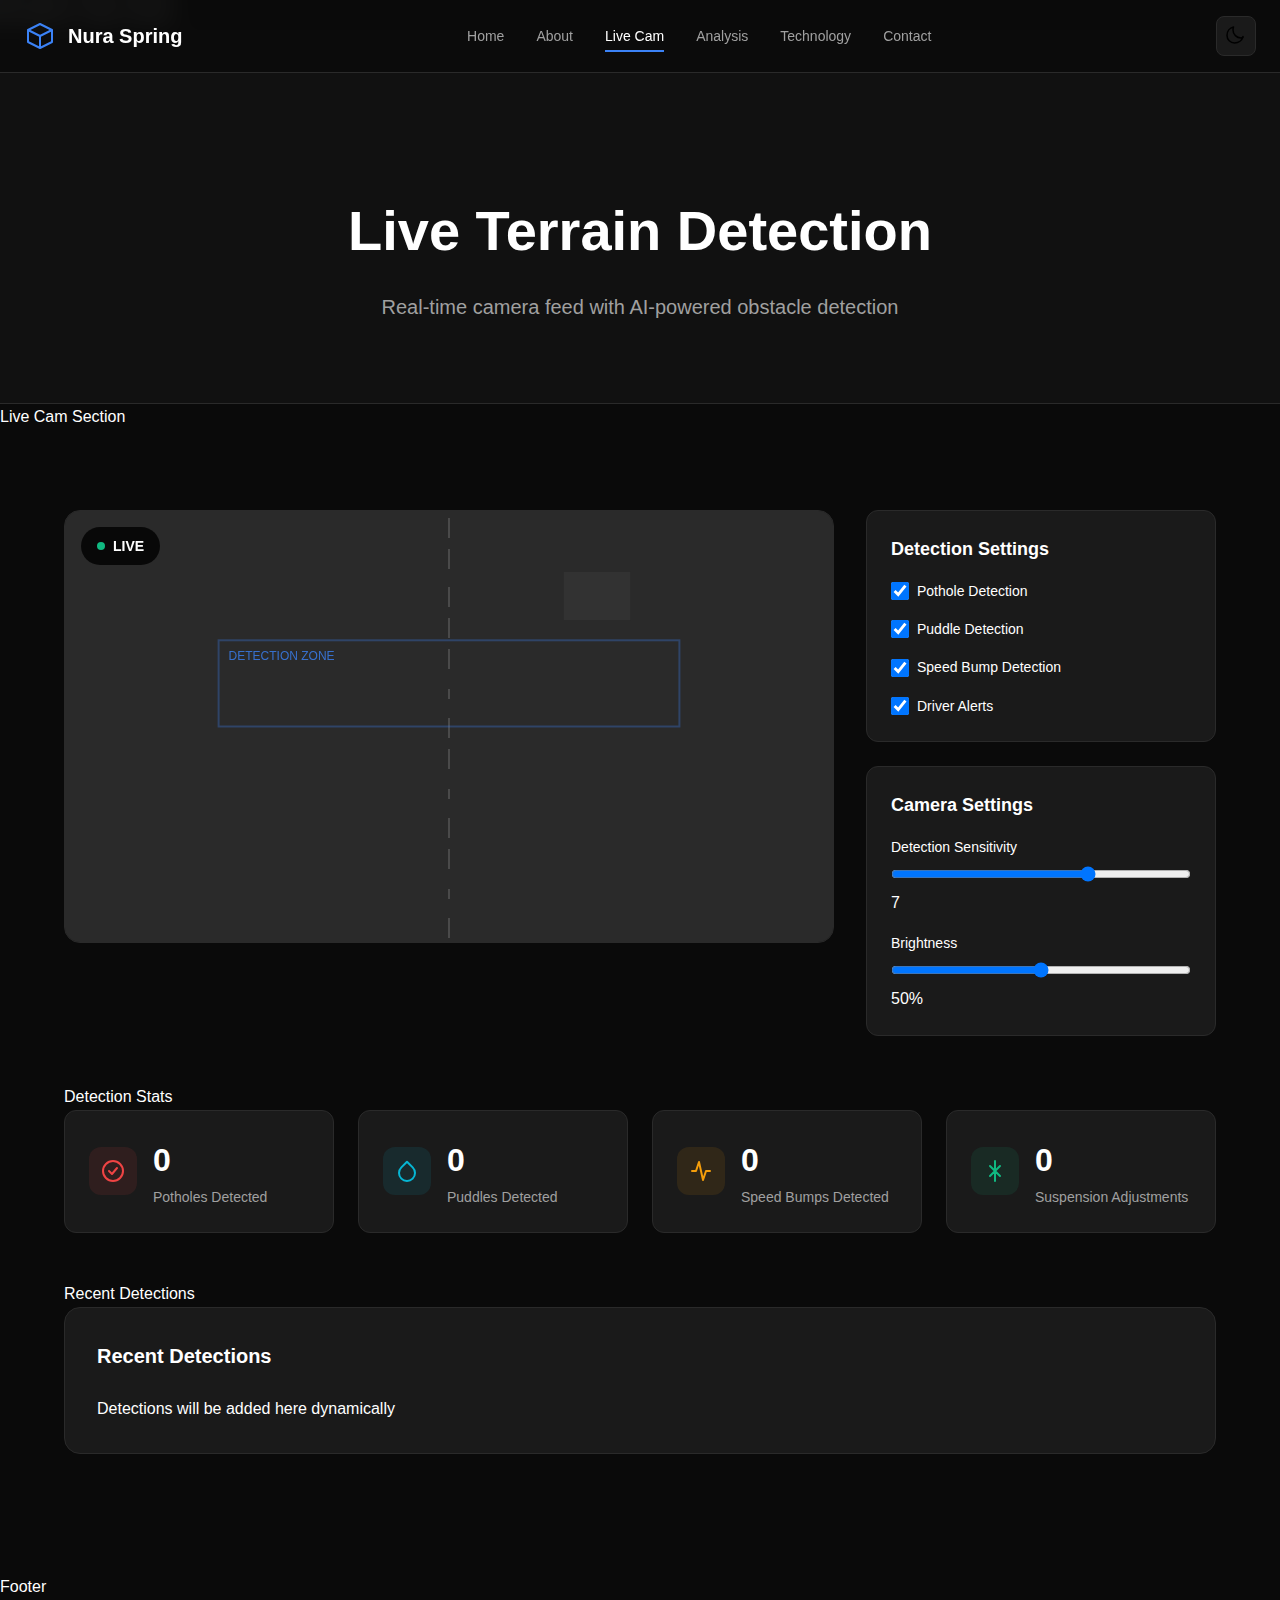
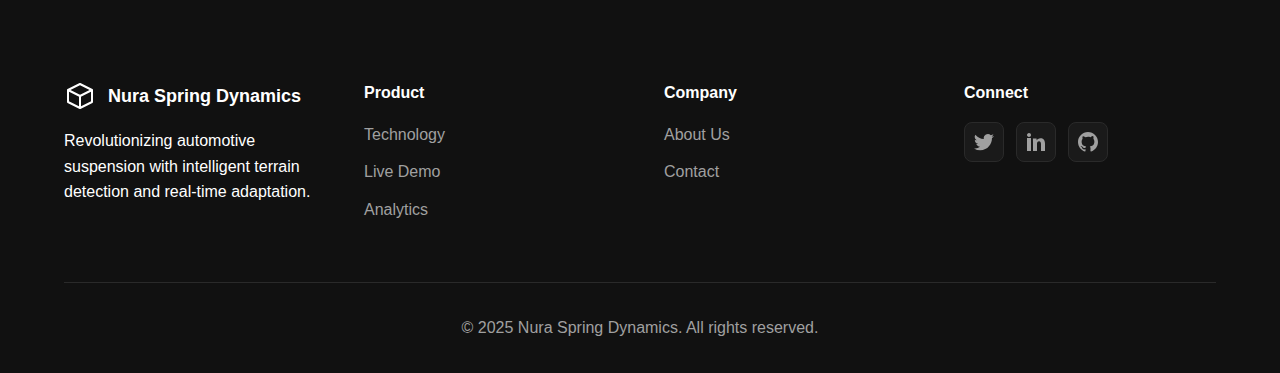
<file: nura-spring-dynamics/live-cam.html>
<!DOCTYPE html>
<html lang="en">
<head>
    <meta charset="UTF-8">
    <meta name="viewport" content="width=device-width, initial-scale=1.0">
    <title>Live Cam - Nura Spring Dynamics</title>
    <link rel="stylesheet" href="styles.css">
</head>
<body>
     Navigation 
    <nav class="navbar">
        <div class="nav-container">
            <div class="logo">
                <svg width="32" height="32" viewBox="0 0 32 32" fill="none">
                    <path d="M16 4L4 10V22L16 28L28 22V10L16 4Z" stroke="currentColor" stroke-width="2" stroke-linejoin="round"/>
                    <path d="M16 16L4 10M16 16L28 10M16 16V28" stroke="currentColor" stroke-width="2"/>
                </svg>
                <span>Nura Spring</span>
            </div>
            <ul class="nav-links">
                <li><a href="index.html">Home</a></li>
                <li><a href="about.html">About</a></li>
                <li><a href="live-cam.html" class="active">Live Cam</a></li>
                <li><a href="analysis.html">Analysis</a></li>
                <li><a href="technology.html">Technology</a></li>
                <li><a href="contact.html">Contact</a></li>
            </ul>
            <button class="theme-toggle" id="themeToggle" aria-label="Toggle theme">
                <svg class="sun-icon" width="20" height="20" viewBox="0 0 20 20" fill="none">
                    <circle cx="10" cy="10" r="4" stroke="currentColor" stroke-width="1.5"/>
                    <path d="M10 2V4M10 16V18M18 10H16M4 10H2M15.657 4.343L14.243 5.757M5.757 14.243L4.343 15.657M15.657 15.657L14.243 14.243M5.757 5.757L4.343 4.343" stroke="currentColor" stroke-width="1.5" stroke-linecap="round"/>
                </svg>
                <svg class="moon-icon" width="20" height="20" viewBox="0 0 20 20" fill="none">
                    <path d="M17 10.5C16.1 14.4 12.6 17 8.5 17C4.4 17 1 13.6 1 9.5C1 5.4 3.6 1.9 7.5 1C7.2 1.9 7 2.9 7 4C7 8.4 10.6 12 15 12C15.8 12 16.5 11.8 17 11.5V10.5Z" stroke="currentColor" stroke-width="1.5" stroke-linejoin="round"/>
                </svg>
            </button>
            <button class="mobile-menu-toggle" id="mobileMenuToggle" aria-label="Toggle menu">
                <span></span>
                <span></span>
                <span></span>
            </button>
        </div>
    </nav>

     Page Header 
    <section class="page-header">
        <div class="container">
            <h1>Live Terrain Detection</h1>
            <p>Real-time camera feed with AI-powered obstacle detection</p>
        </div>
    </section>

     Live Cam Section 
    <section class="live-cam">
        <div class="container">
            <div class="cam-container">
                <div class="cam-feed">
                    <div class="cam-status">
                        <span class="status-indicator live"></span>
                        <span>LIVE</span>
                    </div>
                    <canvas id="camCanvas"></canvas>
                    <div class="detection-overlays" id="detectionOverlays"></div>
                </div>
                <div class="cam-controls">
                    <div class="control-group">
                        <h3>Detection Settings</h3>
                        <div class="control-item">
                            <label>
                                <input type="checkbox" id="potholeDetection" checked>
                                <span>Pothole Detection</span>
                            </label>
                        </div>
                        <div class="control-item">
                            <label>
                                <input type="checkbox" id="puddleDetection" checked>
                                <span>Puddle Detection</span>
                            </label>
                        </div>
                        <div class="control-item">
                            <label>
                                <input type="checkbox" id="bumpDetection" checked>
                                <span>Speed Bump Detection</span>
                            </label>
                        </div>
                        <div class="control-item">
                            <label>
                                <input type="checkbox" id="alertsEnabled" checked>
                                <span>Driver Alerts</span>
                            </label>
                        </div>
                    </div>
                    <div class="control-group">
                        <h3>Camera Settings</h3>
                        <div class="control-item">
                            <label for="sensitivity">Detection Sensitivity</label>
                            <input type="range" id="sensitivity" min="1" max="10" value="7">
                            <span id="sensitivityValue">7</span>
                        </div>
                        <div class="control-item">
                            <label for="brightness">Brightness</label>
                            <input type="range" id="brightness" min="0" max="100" value="50">
                            <span id="brightnessValue">50%</span>
                        </div>
                    </div>
                </div>
            </div>

             Detection Stats 
            <div class="detection-stats">
                <div class="stat-card">
                    <div class="stat-icon pothole">
                        <svg width="24" height="24" viewBox="0 0 24 24" fill="none">
                            <circle cx="12" cy="12" r="10" stroke="currentColor" stroke-width="2"/>
                            <path d="M8 12L11 15L16 9" stroke="currentColor" stroke-width="2" stroke-linecap="round" stroke-linejoin="round"/>
                        </svg>
                    </div>
                    <div class="stat-info">
                        <div class="stat-value" id="potholeCount">0</div>
                        <div class="stat-label">Potholes Detected</div>
                    </div>
                </div>
                <div class="stat-card">
                    <div class="stat-icon puddle">
                        <svg width="24" height="24" viewBox="0 0 24 24" fill="none">
                            <path d="M12 2.69l5.66 5.66a8 8 0 1 1-11.31 0z" stroke="currentColor" stroke-width="2" stroke-linecap="round" stroke-linejoin="round"/>
                        </svg>
                    </div>
                    <div class="stat-info">
                        <div class="stat-value" id="puddleCount">0</div>
                        <div class="stat-label">Puddles Detected</div>
                    </div>
                </div>
                <div class="stat-card">
                    <div class="stat-icon bump">
                        <svg width="24" height="24" viewBox="0 0 24 24" fill="none">
                            <path d="M3 12h4l3-9 4 18 3-9h4" stroke="currentColor" stroke-width="2" stroke-linecap="round" stroke-linejoin="round"/>
                        </svg>
                    </div>
                    <div class="stat-info">
                        <div class="stat-value" id="bumpCount">0</div>
                        <div class="stat-label">Speed Bumps Detected</div>
                    </div>
                </div>
                <div class="stat-card">
                    <div class="stat-icon adjustment">
                        <svg width="24" height="24" viewBox="0 0 24 24" fill="none">
                            <path d="M12 2v20M17 7l-5 5-5-5M7 17l5-5 5 5" stroke="currentColor" stroke-width="2" stroke-linecap="round" stroke-linejoin="round"/>
                        </svg>
                    </div>
                    <div class="stat-info">
                        <div class="stat-value" id="adjustmentCount">0</div>
                        <div class="stat-label">Suspension Adjustments</div>
                    </div>
                </div>
            </div>

             Recent Detections 
            <div class="recent-detections">
                <h3>Recent Detections</h3>
                <div class="detections-list" id="detectionsList">
                     Detections will be added here dynamically 
                </div>
            </div>
        </div>
    </section>

     Footer 
    <footer class="footer">
        <div class="container">
            <div class="footer-content">
                <div class="footer-section">
                    <div class="footer-logo">
                        <svg width="32" height="32" viewBox="0 0 32 32" fill="none">
                            <path d="M16 4L4 10V22L16 28L28 22V10L16 4Z" stroke="currentColor" stroke-width="2" stroke-linejoin="round"/>
                            <path d="M16 16L4 10M16 16L28 10M16 16V28" stroke="currentColor" stroke-width="2"/>
                        </svg>
                        <span>Nura Spring Dynamics</span>
                    </div>
                    <p>Revolutionizing automotive suspension with intelligent terrain detection and real-time adaptation.</p>
                </div>
                <div class="footer-section">
                    <h4>Product</h4>
                    <ul>
                        <li><a href="technology.html">Technology</a></li>
                        <li><a href="live-cam.html">Live Demo</a></li>
                        <li><a href="analysis.html">Analytics</a></li>
                    </ul>
                </div>
                <div class="footer-section">
                    <h4>Company</h4>
                    <ul>
                        <li><a href="about.html">About Us</a></li>
                        <li><a href="contact.html">Contact</a></li>
                    </ul>
                </div>
                <div class="footer-section">
                    <h4>Connect</h4>
                    <div class="social-links">
                        <a href="#" aria-label="Twitter">
                            <svg width="20" height="20" viewBox="0 0 20 20" fill="currentColor">
                                <path d="M6.29 18.25c7.55 0 11.67-6.25 11.67-11.67v-.53c.8-.59 1.49-1.3 2.04-2.13-.75.33-1.54.55-2.36.65a4.12 4.12 0 0 0 1.8-2.27c-.8.48-1.68.81-2.6 1a4.1 4.1 0 0 0-7 3.74 11.65 11.65 0 0 1-8.45-4.3 4.1 4.1 0 0 0 1.27 5.49C2.01 8.2 1.37 8.03.8 7.7v.05a4.1 4.1 0 0 0 3.3 4.03 4.1 4.1 0 0 1-1.86.07 4.1 4.1 0 0 0 3.83 2.85A8.23 8.23 0 0 1 0 16.4a11.62 11.62 0 0 0 6.29 1.84"/>
                            </svg>
                        </a>
                        <a href="#" aria-label="LinkedIn">
                            <svg width="20" height="20" viewBox="0 0 20 20" fill="currentColor">
                                <path d="M5 3c0 1.1-.7 2-2 2-1.2 0-2-.9-2-1.9C1 2 1.8 1 3 1s2 .9 2 2zM1 19h4V6H1v13zM14.6 6.2c-2.1 0-3.3 1.2-3.8 2h-.1l-.2-1.7H6.9c0 1.1.1 2.4.1 3.9V19h4v-7.1c0-.4 0-.7.1-1 .3-.7.8-1.6 1.9-1.6 1.4 0 2 1.2 2 2.8V19h4v-7.4c0-3.7-1.9-5.4-4.4-5.4z"/>
                            </svg>
                        </a>
                        <a href="#" aria-label="GitHub">
                            <svg width="20" height="20" viewBox="0 0 20 20" fill="currentColor">
                                <path d="M10 0C4.477 0 0 4.477 0 10c0 4.42 2.865 8.17 6.839 9.49.5.092.682-.217.682-.482 0-.237-.008-.866-.013-1.7-2.782.603-3.369-1.34-3.369-1.34-.454-1.156-1.11-1.463-1.11-1.463-.908-.62.069-.608.069-.608 1.003.07 1.531 1.03 1.531 1.03.892 1.529 2.341 1.087 2.91.831.092-.646.35-1.086.636-1.336-2.22-.253-4.555-1.11-4.555-4.943 0-1.091.39-1.984 1.029-2.683-.103-.253-.446-1.27.098-2.647 0 0 .84-.269 2.75 1.025A9.578 9.578 0 0110 4.836c.85.004 1.705.114 2.504.336 1.909-1.294 2.747-1.025 2.747-1.025.546 1.377.203 2.394.1 2.647.64.699 1.028 1.592 1.028 2.683 0 3.842-2.339 4.687-4.566 4.935.359.309.678.919.678 1.852 0 1.336-.012 2.415-.012 2.743 0 .267.18.578.688.48C17.137 18.163 20 14.418 20 10c0-5.523-4.477-10-10-10z"/>
                            </svg>
                        </a>
                    </div>
                </div>
            </div>
            <div class="footer-bottom">
                <p>&copy; 2025 Nura Spring Dynamics. All rights reserved.</p>
            </div>
        </div>
    </footer>

    <script src="script.js"></script>
    <script src="live-cam.js"></script>
</body>
</html>
</file>
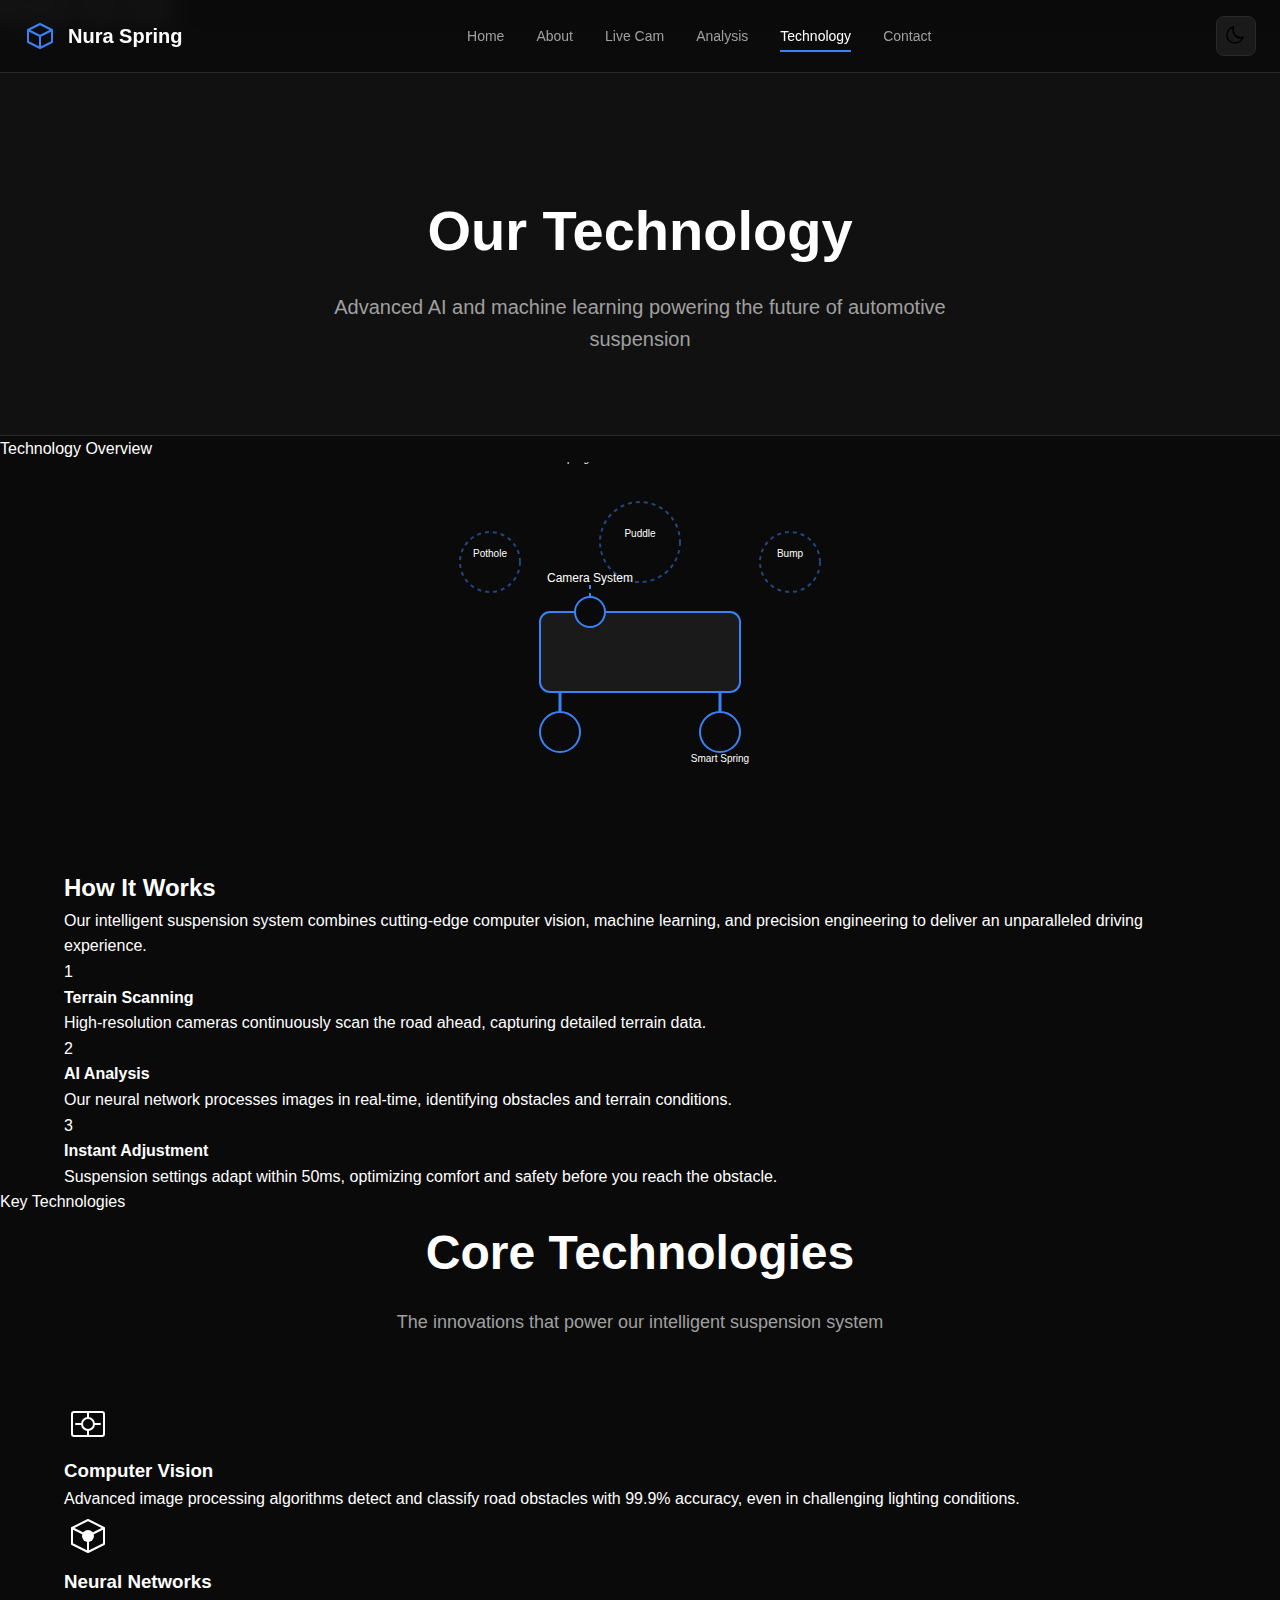
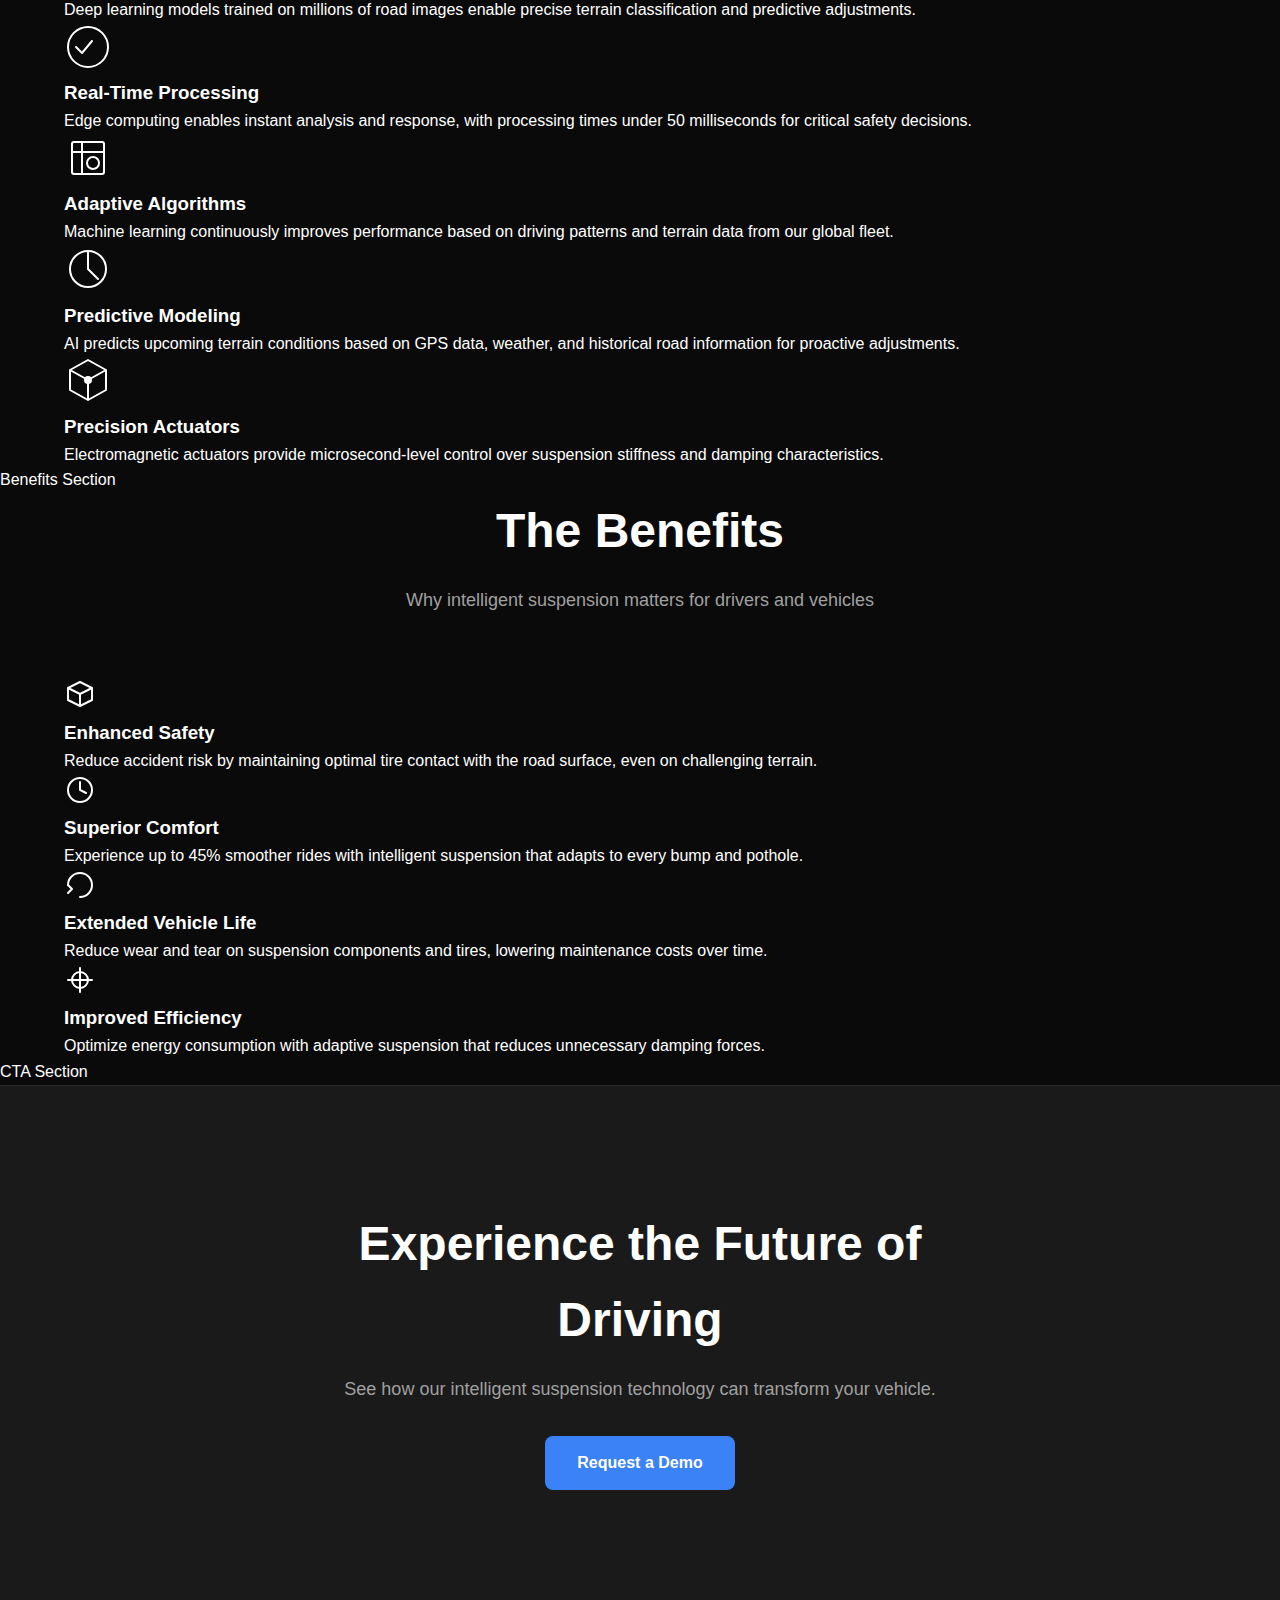
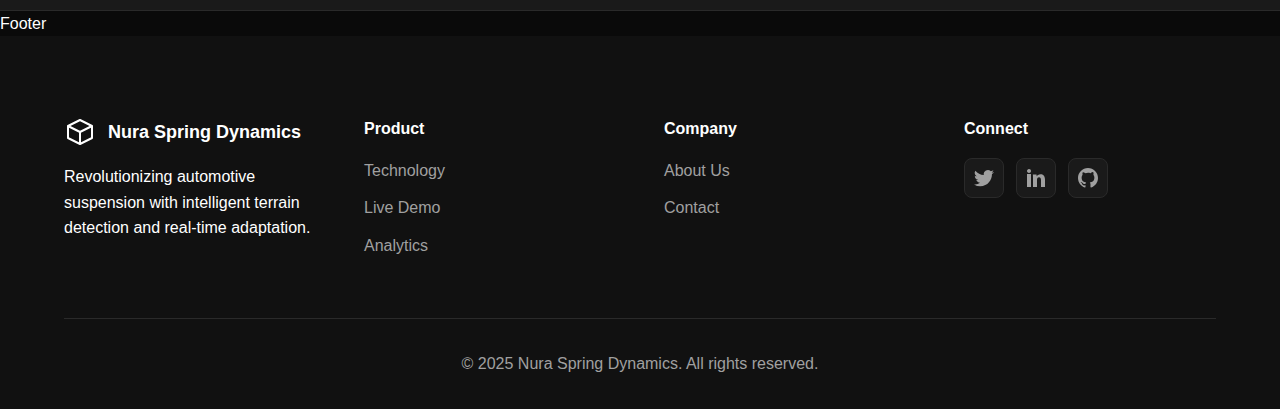
<file: nura-spring-dynamics/technology.html>
<!DOCTYPE html>
<html lang="en">
<head>
    <meta charset="UTF-8">
    <meta name="viewport" content="width=device-width, initial-scale=1.0">
    <title>Technology - Nura Spring Dynamics</title>
    <link rel="stylesheet" href="styles.css">
</head>
<body>
     Navigation 
    <nav class="navbar">
        <div class="nav-container">
            <div class="logo">
                <svg width="32" height="32" viewBox="0 0 32 32" fill="none">
                    <path d="M16 4L4 10V22L16 28L28 22V10L16 4Z" stroke="currentColor" stroke-width="2" stroke-linejoin="round"/>
                    <path d="M16 16L4 10M16 16L28 10M16 16V28" stroke="currentColor" stroke-width="2"/>
                </svg>
                <span>Nura Spring</span>
            </div>
            <ul class="nav-links">
                <li><a href="index.html">Home</a></li>
                <li><a href="about.html">About</a></li>
                <li><a href="live-cam.html">Live Cam</a></li>
                <li><a href="analysis.html">Analysis</a></li>
                <li><a href="technology.html" class="active">Technology</a></li>
                <li><a href="contact.html">Contact</a></li>
            </ul>
            <button class="theme-toggle" id="themeToggle" aria-label="Toggle theme">
                <svg class="sun-icon" width="20" height="20" viewBox="0 0 20 20" fill="none">
                    <circle cx="10" cy="10" r="4" stroke="currentColor" stroke-width="1.5"/>
                    <path d="M10 2V4M10 16V18M18 10H16M4 10H2M15.657 4.343L14.243 5.757M5.757 14.243L4.343 15.657M15.657 15.657L14.243 14.243M5.757 5.757L4.343 4.343" stroke="currentColor" stroke-width="1.5" stroke-linecap="round"/>
                </svg>
                <svg class="moon-icon" width="20" height="20" viewBox="0 0 20 20" fill="none">
                    <path d="M17 10.5C16.1 14.4 12.6 17 8.5 17C4.4 17 1 13.6 1 9.5C1 5.4 3.6 1.9 7.5 1C7.2 1.9 7 2.9 7 4C7 8.4 10.6 12 15 12C15.8 12 16.5 11.8 17 11.5V10.5Z" stroke="currentColor" stroke-width="1.5" stroke-linejoin="round"/>
                </svg>
            </button>
            <button class="mobile-menu-toggle" id="mobileMenuToggle" aria-label="Toggle menu">
                <span></span>
                <span></span>
                <span></span>
            </button>
        </div>
    </nav>

     Page Header 
    <section class="page-header">
        <div class="container">
            <h1>Our Technology</h1>
            <p>Advanced AI and machine learning powering the future of automotive suspension</p>
        </div>
    </section>

     Technology Overview 
    <section class="tech-overview">
        <div class="container">
            <div class="tech-hero">
                <div class="tech-visual">
                    <div class="tech-diagram">
                        <svg width="100%" height="400" viewBox="0 0 600 400" fill="none">
                             Car outline 
                            <rect x="200" y="150" width="200" height="80" rx="10" stroke="var(--accent)" stroke-width="2" fill="var(--card-bg)"/>
                             Camera 
                            <circle cx="250" cy="150" r="15" stroke="var(--accent)" stroke-width="2" fill="var(--bg)"/>
                            <path d="M250 135L250 120" stroke="var(--accent)" stroke-width="2" stroke-dasharray="4 4"/>
                             Suspension springs 
                            <path d="M220 230L220 260M380 230L380 260" stroke="var(--accent)" stroke-width="3"/>
                            <circle cx="220" cy="270" r="20" stroke="var(--accent)" stroke-width="2" fill="var(--bg)"/>
                            <circle cx="380" cy="270" r="20" stroke="var(--accent)" stroke-width="2" fill="var(--bg)"/>
                             Detection zones 
                            <circle cx="150" cy="100" r="30" stroke="var(--accent)" stroke-width="2" stroke-dasharray="4 4" opacity="0.5"/>
                            <circle cx="300" cy="80" r="40" stroke="var(--accent)" stroke-width="2" stroke-dasharray="4 4" opacity="0.5"/>
                            <circle cx="450" cy="100" r="30" stroke="var(--accent)" stroke-width="2" stroke-dasharray="4 4" opacity="0.5"/>
                             Labels 
                            <text x="250" y="120" fill="var(--text)" font-size="12" text-anchor="middle">Camera System</text>
                            <text x="150" y="95" fill="var(--text)" font-size="10" text-anchor="middle">Pothole</text>
                            <text x="300" y="75" fill="var(--text)" font-size="10" text-anchor="middle">Puddle</text>
                            <text x="450" y="95" fill="var(--text)" font-size="10" text-anchor="middle">Bump</text>
                            <text x="220" cy="300" fill="var(--text)" font-size="10" text-anchor="middle">Smart Spring</text>
                            <text x="380" y="300" fill="var(--text)" font-size="10" text-anchor="middle">Smart Spring</text>
                        </svg>
                    </div>
                </div>
                <div class="tech-description">
                    <h2>How It Works</h2>
                    <p>Our intelligent suspension system combines cutting-edge computer vision, machine learning, and precision engineering to deliver an unparalleled driving experience.</p>
                    <div class="tech-steps">
                        <div class="tech-step">
                            <div class="step-number">1</div>
                            <div class="step-content">
                                <h4>Terrain Scanning</h4>
                                <p>High-resolution cameras continuously scan the road ahead, capturing detailed terrain data.</p>
                            </div>
                        </div>
                        <div class="tech-step">
                            <div class="step-number">2</div>
                            <div class="step-content">
                                <h4>AI Analysis</h4>
                                <p>Our neural network processes images in real-time, identifying obstacles and terrain conditions.</p>
                            </div>
                        </div>
                        <div class="tech-step">
                            <div class="step-number">3</div>
                            <div class="step-content">
                                <h4>Instant Adjustment</h4>
                                <p>Suspension settings adapt within 50ms, optimizing comfort and safety before you reach the obstacle.</p>
                            </div>
                        </div>
                    </div>
                </div>
            </div>
        </div>
    </section>

     Key Technologies 
    <section class="key-tech">
        <div class="container">
            <div class="section-header">
                <h2>Core Technologies</h2>
                <p>The innovations that power our intelligent suspension system</p>
            </div>
            <div class="tech-grid">
                <div class="tech-card">
                    <div class="tech-icon">
                        <svg width="48" height="48" viewBox="0 0 48 48" fill="none">
                            <rect x="8" y="12" width="32" height="24" rx="2" stroke="currentColor" stroke-width="2"/>
                            <circle cx="24" cy="24" r="6" stroke="currentColor" stroke-width="2"/>
                            <path d="M24 18V12M24 36V30M30 24H36M12 24H18" stroke="currentColor" stroke-width="2" stroke-linecap="round"/>
                        </svg>
                    </div>
                    <h3>Computer Vision</h3>
                    <p>Advanced image processing algorithms detect and classify road obstacles with 99.9% accuracy, even in challenging lighting conditions.</p>
                </div>
                <div class="tech-card">
                    <div class="tech-icon">
                        <svg width="48" height="48" viewBox="0 0 48 48" fill="none">
                            <path d="M24 8L8 16V32L24 40L40 32V16L24 8Z" stroke="currentColor" stroke-width="2" stroke-linejoin="round"/>
                            <circle cx="24" cy="24" r="6" fill="currentColor"/>
                            <path d="M24 24L8 16M24 24L40 16M24 24V40" stroke="currentColor" stroke-width="2"/>
                        </svg>
                    </div>
                    <h3>Neural Networks</h3>
                    <p>Deep learning models trained on millions of road images enable precise terrain classification and predictive adjustments.</p>
                </div>
                <div class="tech-card">
                    <div class="tech-icon">
                        <svg width="48" height="48" viewBox="0 0 48 48" fill="none">
                            <path d="M12 24L18 30L28 18M24 44C35.046 44 44 35.046 44 24C44 12.954 35.046 4 24 4C12.954 4 4 12.954 4 24C4 35.046 12.954 44 24 44Z" stroke="currentColor" stroke-width="2" stroke-linecap="round" stroke-linejoin="round"/>
                        </svg>
                    </div>
                    <h3>Real-Time Processing</h3>
                    <p>Edge computing enables instant analysis and response, with processing times under 50 milliseconds for critical safety decisions.</p>
                </div>
                <div class="tech-card">
                    <div class="tech-icon">
                        <svg width="48" height="48" viewBox="0 0 48 48" fill="none">
                            <rect x="8" y="8" width="32" height="32" rx="2" stroke="currentColor" stroke-width="2"/>
                            <path d="M8 18H40M18 8V40" stroke="currentColor" stroke-width="2"/>
                            <circle cx="29" cy="29" r="6" stroke="currentColor" stroke-width="2"/>
                        </svg>
                    </div>
                    <h3>Adaptive Algorithms</h3>
                    <p>Machine learning continuously improves performance based on driving patterns and terrain data from our global fleet.</p>
                </div>
                <div class="tech-card">
                    <div class="tech-icon">
                        <svg width="48" height="48" viewBox="0 0 48 48" fill="none">
                            <circle cx="24" cy="24" r="18" stroke="currentColor" stroke-width="2"/>
                            <path d="M24 6V24L34 34" stroke="currentColor" stroke-width="2" stroke-linecap="round"/>
                        </svg>
                    </div>
                    <h3>Predictive Modeling</h3>
                    <p>AI predicts upcoming terrain conditions based on GPS data, weather, and historical road information for proactive adjustments.</p>
                </div>
                <div class="tech-card">
                    <div class="tech-icon">
                        <svg width="48" height="48" viewBox="0 0 48 48" fill="none">
                            <path d="M24 4L6 14V34L24 44L42 34V14L24 4Z" stroke="currentColor" stroke-width="2" stroke-linejoin="round"/>
                            <path d="M24 24L6 14M24 24L42 14M24 24V44" stroke="currentColor" stroke-width="2"/>
                            <circle cx="24" cy="24" r="4" fill="currentColor"/>
                        </svg>
                    </div>
                    <h3>Precision Actuators</h3>
                    <p>Electromagnetic actuators provide microsecond-level control over suspension stiffness and damping characteristics.</p>
                </div>
            </div>
        </div>
    </section>

     Benefits Section 
    <section class="benefits">
        <div class="container">
            <div class="section-header">
                <h2>The Benefits</h2>
                <p>Why intelligent suspension matters for drivers and vehicles</p>
            </div>
            <div class="benefits-grid">
                <div class="benefit-item">
                    <div class="benefit-icon">
                        <svg width="32" height="32" viewBox="0 0 32 32" fill="none">
                            <path d="M16 4L4 10V22L16 28L28 22V10L16 4Z" stroke="currentColor" stroke-width="2" stroke-linejoin="round"/>
                            <path d="M16 16L4 10M16 16L28 10M16 16V28" stroke="currentColor" stroke-width="2"/>
                        </svg>
                    </div>
                    <h3>Enhanced Safety</h3>
                    <p>Reduce accident risk by maintaining optimal tire contact with the road surface, even on challenging terrain.</p>
                </div>
                <div class="benefit-item">
                    <div class="benefit-icon">
                        <svg width="32" height="32" viewBox="0 0 32 32" fill="none">
                            <circle cx="16" cy="16" r="12" stroke="currentColor" stroke-width="2"/>
                            <path d="M16 8V16L22 19" stroke="currentColor" stroke-width="2" stroke-linecap="round"/>
                        </svg>
                    </div>
                    <h3>Superior Comfort</h3>
                    <p>Experience up to 45% smoother rides with intelligent suspension that adapts to every bump and pothole.</p>
                </div>
                <div class="benefit-item">
                    <div class="benefit-icon">
                        <svg width="32" height="32" viewBox="0 0 32 32" fill="none">
                            <path d="M4 16C4 9.373 9.373 4 16 4C22.627 4 28 9.373 28 16C28 22.627 22.627 28 16 28" stroke="currentColor" stroke-width="2" stroke-linecap="round"/>
                            <path d="M4 16L8 20L4 24" stroke="currentColor" stroke-width="2" stroke-linecap="round" stroke-linejoin="round"/>
                        </svg>
                    </div>
                    <h3>Extended Vehicle Life</h3>
                    <p>Reduce wear and tear on suspension components and tires, lowering maintenance costs over time.</p>
                </div>
                <div class="benefit-item">
                    <div class="benefit-icon">
                        <svg width="32" height="32" viewBox="0 0 32 32" fill="none">
                            <path d="M16 4V28M4 16H28" stroke="currentColor" stroke-width="2" stroke-linecap="round"/>
                            <circle cx="16" cy="16" r="8" stroke="currentColor" stroke-width="2"/>
                        </svg>
                    </div>
                    <h3>Improved Efficiency</h3>
                    <p>Optimize energy consumption with adaptive suspension that reduces unnecessary damping forces.</p>
                </div>
            </div>
        </div>
    </section>

     CTA Section 
    <section class="cta">
        <div class="container">
            <div class="cta-content">
                <h2>Experience the Future of Driving</h2>
                <p>See how our intelligent suspension technology can transform your vehicle.</p>
                <a href="contact.html" class="btn btn-primary">Request a Demo</a>
            </div>
        </div>
    </section>

     Footer 
    <footer class="footer">
        <div class="container">
            <div class="footer-content">
                <div class="footer-section">
                    <div class="footer-logo">
                        <svg width="32" height="32" viewBox="0 0 32 32" fill="none">
                            <path d="M16 4L4 10V22L16 28L28 22V10L16 4Z" stroke="currentColor" stroke-width="2" stroke-linejoin="round"/>
                            <path d="M16 16L4 10M16 16L28 10M16 16V28" stroke="currentColor" stroke-width="2"/>
                        </svg>
                        <span>Nura Spring Dynamics</span>
                    </div>
                    <p>Revolutionizing automotive suspension with intelligent terrain detection and real-time adaptation.</p>
                </div>
                <div class="footer-section">
                    <h4>Product</h4>
                    <ul>
                        <li><a href="technology.html">Technology</a></li>
                        <li><a href="live-cam.html">Live Demo</a></li>
                        <li><a href="analysis.html">Analytics</a></li>
                    </ul>
                </div>
                <div class="footer-section">
                    <h4>Company</h4>
                    <ul>
                        <li><a href="about.html">About Us</a></li>
                        <li><a href="contact.html">Contact</a></li>
                    </ul>
                </div>
                <div class="footer-section">
                    <h4>Connect</h4>
                    <div class="social-links">
                        <a href="#" aria-label="Twitter">
                            <svg width="20" height="20" viewBox="0 0 20 20" fill="currentColor">
                                <path d="M6.29 18.25c7.55 0 11.67-6.25 11.67-11.67v-.53c.8-.59 1.49-1.3 2.04-2.13-.75.33-1.54.55-2.36.65a4.12 4.12 0 0 0 1.8-2.27c-.8.48-1.68.81-2.6 1a4.1 4.1 0 0 0-7 3.74 11.65 11.65 0 0 1-8.45-4.3 4.1 4.1 0 0 0 1.27 5.49C2.01 8.2 1.37 8.03.8 7.7v.05a4.1 4.1 0 0 0 3.3 4.03 4.1 4.1 0 0 1-1.86.07 4.1 4.1 0 0 0 3.83 2.85A8.23 8.23 0 0 1 0 16.4a11.62 11.62 0 0 0 6.29 1.84"/>
                            </svg>
                        </a>
                        <a href="#" aria-label="LinkedIn">
                            <svg width="20" height="20" viewBox="0 0 20 20" fill="currentColor">
                                <path d="M5 3c0 1.1-.7 2-2 2-1.2 0-2-.9-2-1.9C1 2 1.8 1 3 1s2 .9 2 2zM1 19h4V6H1v13zM14.6 6.2c-2.1 0-3.3 1.2-3.8 2h-.1l-.2-1.7H6.9c0 1.1.1 2.4.1 3.9V19h4v-7.1c0-.4 0-.7.1-1 .3-.7.8-1.6 1.9-1.6 1.4 0 2 1.2 2 2.8V19h4v-7.4c0-3.7-1.9-5.4-4.4-5.4z"/>
                            </svg>
                        </a>
                        <a href="#" aria-label="GitHub">
                            <svg width="20" height="20" viewBox="0 0 20 20" fill="currentColor">
                                <path d="M10 0C4.477 0 0 4.477 0 10c0 4.42 2.865 8.17 6.839 9.49.5.092.682-.217.682-.482 0-.237-.008-.866-.013-1.7-2.782.603-3.369-1.34-3.369-1.34-.454-1.156-1.11-1.463-1.11-1.463-.908-.62.069-.608.069-.608 1.003.07 1.531 1.03 1.531 1.03.892 1.529 2.341 1.087 2.91.831.092-.646.35-1.086.636-1.336-2.22-.253-4.555-1.11-4.555-4.943 0-1.091.39-1.984 1.029-2.683-.103-.253-.446-1.27.098-2.647 0 0 .84-.269 2.75 1.025A9.578 9.578 0 0110 4.836c.85.004 1.705.114 2.504.336 1.909-1.294 2.747-1.025 2.747-1.025.546 1.377.203 2.394.1 2.647.64.699 1.028 1.592 1.028 2.683 0 3.842-2.339 4.687-4.566 4.935.359.309.678.919.678 1.852 0 1.336-.012 2.415-.012 2.743 0 .267.18.578.688.48C17.137 18.163 20 14.418 20 10c0-5.523-4.477-10-10-10z"/>
                            </svg>
                        </a>
                    </div>
                </div>
            </div>
            <div class="footer-bottom">
                <p>&copy; 2025 Nura Spring Dynamics. All rights reserved.</p>
            </div>
        </div>
    </footer>

    <script src="script.js"></script>
</body>
</html>
</file>
<file: nura-spring-dynamics/styles.css>
/* Modern CSS Reset and Base Styles */
* {
  margin: 0;
  padding: 0;
  box-sizing: border-box;
}

:root {
  /* Dark theme colors */
  --bg: #0a0a0a;
  --bg-secondary: #111111;
  --card-bg: #1a1a1a;
  --text: #ffffff;
  --text-secondary: #a0a0a0;
  --accent: #3b82f6;
  --accent-secondary: #06b6d4;
  --border: #2a2a2a;
  --success: #10b981;
  --warning: #f59e0b;
  --error: #ef4444;
}

body.light-mode {
  --bg: #ffffff;
  --bg-secondary: #f9fafb;
  --card-bg: #ffffff;
  --text: #0a0a0a;
  --text-secondary: #6b7280;
  --border: #e5e7eb;
}

body {
  font-family: -apple-system, BlinkMacSystemFont, "Segoe UI", "Inter", "Roboto", "Helvetica Neue", Arial, sans-serif;
  background: var(--bg);
  color: var(--text);
  line-height: 1.6;
  overflow-x: hidden;
  transition: background-color 0.3s ease, color 0.3s ease;
}

.container {
  max-width: 1200px;
  margin: 0 auto;
  padding: 0 24px;
}

/* Navigation */
.navbar {
  position: fixed;
  top: 0;
  left: 0;
  right: 0;
  background: rgba(10, 10, 10, 0.8);
  backdrop-filter: blur(12px);
  border-bottom: 1px solid var(--border);
  z-index: 1000;
  transition: all 0.3s ease;
}

body.light-mode .navbar {
  background: rgba(255, 255, 255, 0.8);
}

.nav-container {
  max-width: 1400px;
  margin: 0 auto;
  padding: 16px 24px;
  display: flex;
  align-items: center;
  justify-content: space-between;
}

.logo {
  display: flex;
  align-items: center;
  gap: 12px;
  font-size: 20px;
  font-weight: 600;
  color: var(--text);
  text-decoration: none;
}

.logo svg {
  color: var(--accent);
}

.nav-links {
  display: flex;
  list-style: none;
  gap: 32px;
  align-items: center;
}

.nav-links a {
  color: var(--text-secondary);
  text-decoration: none;
  font-size: 14px;
  font-weight: 500;
  transition: color 0.2s ease;
  position: relative;
}

.nav-links a:hover,
.nav-links a.active {
  color: var(--text);
}

.nav-links a.active::after {
  content: "";
  position: absolute;
  bottom: -8px;
  left: 0;
  right: 0;
  height: 2px;
  background: var(--accent);
}

.theme-toggle {
  background: var(--card-bg);
  border: 1px solid var(--border);
  border-radius: 8px;
  width: 40px;
  height: 40px;
  display: flex;
  align-items: center;
  justify-content: center;
  cursor: pointer;
  transition: all 0.2s ease;
}

.theme-toggle:hover {
  background: var(--bg-secondary);
}

.theme-toggle .sun-icon {
  display: none;
}

.theme-toggle .moon-icon {
  display: block;
}

body.light-mode .theme-toggle .sun-icon {
  display: block;
}

body.light-mode .theme-toggle .moon-icon {
  display: none;
}

.mobile-menu-toggle {
  display: none;
  flex-direction: column;
  gap: 4px;
  background: none;
  border: none;
  cursor: pointer;
  padding: 8px;
}

.mobile-menu-toggle span {
  width: 24px;
  height: 2px;
  background: var(--text);
  transition: all 0.3s ease;
}

/* Hero Section */
.hero {
  min-height: 100vh;
  display: flex;
  align-items: center;
  justify-content: center;
  position: relative;
  padding: 120px 24px 80px;
  overflow: hidden;
}

.hero-background {
  position: absolute;
  inset: 0;
  background: radial-gradient(circle at 50% 50%, rgba(59, 130, 246, 0.1) 0%, transparent 50%);
}

.grid-overlay {
  position: absolute;
  inset: 0;
  background-image: linear-gradient(var(--border) 1px, transparent 1px),
    linear-gradient(90deg, var(--border) 1px, transparent 1px);
  background-size: 50px 50px;
  opacity: 0.3;
}

.hero-content {
  position: relative;
  z-index: 1;
  text-align: center;
  max-width: 900px;
  animation: fadeInUp 0.8s ease;
}

.hero-badge {
  display: inline-block;
  padding: 8px 16px;
  background: var(--card-bg);
  border: 1px solid var(--border);
  border-radius: 24px;
  font-size: 14px;
  color: var(--accent);
  margin-bottom: 24px;
  animation: fadeIn 0.8s ease 0.2s both;
}

.hero-title {
  font-size: clamp(40px, 8vw, 72px);
  font-weight: 700;
  line-height: 1.1;
  margin-bottom: 24px;
  background: linear-gradient(135deg, var(--text) 0%, var(--text-secondary) 100%);
  -webkit-background-clip: text;
  -webkit-text-fill-color: transparent;
  background-clip: text;
  animation: fadeInUp 0.8s ease 0.3s both;
}

.hero-description {
  font-size: 20px;
  color: var(--text-secondary);
  margin-bottom: 40px;
  max-width: 700px;
  margin-left: auto;
  margin-right: auto;
  line-height: 1.6;
  animation: fadeInUp 0.8s ease 0.4s both;
}

.hero-buttons {
  display: flex;
  gap: 16px;
  justify-content: center;
  flex-wrap: wrap;
  animation: fadeInUp 0.8s ease 0.5s both;
}

.btn {
  padding: 14px 32px;
  border-radius: 8px;
  font-size: 16px;
  font-weight: 600;
  text-decoration: none;
  display: inline-flex;
  align-items: center;
  gap: 8px;
  transition: all 0.2s ease;
  cursor: pointer;
  border: none;
}

.btn-primary {
  background: var(--accent);
  color: white;
}

.btn-primary:hover {
  background: #2563eb;
  transform: translateY(-2px);
  box-shadow: 0 8px 24px rgba(59, 130, 246, 0.3);
}

.btn-secondary {
  background: var(--card-bg);
  color: var(--text);
  border: 1px solid var(--border);
}

.btn-secondary:hover {
  background: var(--bg-secondary);
  transform: translateY(-2px);
}

.scroll-indicator {
  position: absolute;
  bottom: 40px;
  left: 50%;
  transform: translateX(-50%);
}

.scroll-line {
  width: 2px;
  height: 40px;
  background: linear-gradient(to bottom, var(--accent), transparent);
  animation: scrollPulse 2s ease-in-out infinite;
}

/* Features Section */
.features {
  padding: 120px 24px;
  background: var(--bg-secondary);
}

.section-header {
  text-align: center;
  max-width: 700px;
  margin: 0 auto 64px;
}

.section-header h2 {
  font-size: clamp(32px, 5vw, 48px);
  font-weight: 700;
  margin-bottom: 16px;
}

.section-header p {
  font-size: 18px;
  color: var(--text-secondary);
}

.features-grid {
  display: grid;
  grid-template-columns: repeat(auto-fit, minmax(280px, 1fr));
  gap: 24px;
}

.feature-card {
  background: var(--card-bg);
  border: 1px solid var(--border);
  border-radius: 16px;
  padding: 32px;
  transition: all 0.3s ease;
}

.feature-card:hover {
  transform: translateY(-4px);
  border-color: var(--accent);
  box-shadow: 0 12px 32px rgba(0, 0, 0, 0.1);
}

.feature-icon {
  width: 56px;
  height: 56px;
  background: rgba(59, 130, 246, 0.1);
  border-radius: 12px;
  display: flex;
  align-items: center;
  justify-content: center;
  margin-bottom: 20px;
  color: var(--accent);
}

.feature-card h3 {
  font-size: 20px;
  font-weight: 600;
  margin-bottom: 12px;
}

.feature-card p {
  color: var(--text-secondary);
  line-height: 1.6;
}

/* Stats Section */
.stats {
  padding: 80px 24px;
}

.stats-grid {
  display: grid;
  grid-template-columns: repeat(auto-fit, minmax(250px, 1fr));
  gap: 32px;
}

.stat-item {
  text-align: center;
}

.stat-number {
  font-size: 56px;
  font-weight: 700;
  color: var(--accent);
  margin-bottom: 8px;
}

.stat-number::after {
  content: "%";
  font-size: 32px;
}

.stat-label {
  font-size: 16px;
  color: var(--text-secondary);
}

/* CTA Section */
.cta {
  padding: 120px 24px;
  background: var(--card-bg);
  border-top: 1px solid var(--border);
  border-bottom: 1px solid var(--border);
}

.cta-content {
  text-align: center;
  max-width: 700px;
  margin: 0 auto;
}

.cta-content h2 {
  font-size: clamp(32px, 5vw, 48px);
  font-weight: 700;
  margin-bottom: 16px;
}

.cta-content p {
  font-size: 18px;
  color: var(--text-secondary);
  margin-bottom: 32px;
}

/* Footer */
.footer {
  background: var(--bg-secondary);
  padding: 80px 24px 32px;
}

.footer-content {
  display: grid;
  grid-template-columns: repeat(auto-fit, minmax(250px, 1fr));
  gap: 48px;
  margin-bottom: 48px;
}

.footer-logo {
  display: flex;
  align-items: center;
  gap: 12px;
  font-size: 18px;
  font-weight: 600;
  margin-bottom: 16px;
}

.footer-section h4 {
  font-size: 16px;
  font-weight: 600;
  margin-bottom: 16px;
}

.footer-section ul {
  list-style: none;
}

.footer-section ul li {
  margin-bottom: 12px;
}

.footer-section a {
  color: var(--text-secondary);
  text-decoration: none;
  transition: color 0.2s ease;
}

.footer-section a:hover {
  color: var(--text);
}

.social-links {
  display: flex;
  gap: 12px;
}

.social-links a {
  width: 40px;
  height: 40px;
  display: flex;
  align-items: center;
  justify-content: center;
  background: var(--card-bg);
  border: 1px solid var(--border);
  border-radius: 8px;
  transition: all 0.2s ease;
}

.social-links a:hover {
  background: var(--accent);
  border-color: var(--accent);
  transform: translateY(-2px);
}

.footer-bottom {
  text-align: center;
  padding-top: 32px;
  border-top: 1px solid var(--border);
  color: var(--text-secondary);
}

/* Page Header */
.page-header {
  padding: 160px 24px 80px;
  text-align: center;
  background: var(--bg-secondary);
  border-bottom: 1px solid var(--border);
}

.page-header h1 {
  font-size: clamp(36px, 6vw, 56px);
  font-weight: 700;
  margin-bottom: 16px;
}

.page-header p {
  font-size: 20px;
  color: var(--text-secondary);
  max-width: 700px;
  margin: 0 auto;
}

/* About Page Styles */
.mission {
  padding: 120px 24px;
}

.mission-content {
  display: grid;
  grid-template-columns: repeat(auto-fit, minmax(300px, 1fr));
  gap: 64px;
  align-items: center;
}

.mission-text h2 {
  font-size: 36px;
  font-weight: 700;
  margin-bottom: 24px;
}

.mission-text p {
  color: var(--text-secondary);
  margin-bottom: 16px;
  line-height: 1.8;
}

.mission-image {
  border-radius: 16px;
  overflow: hidden;
}

.image-placeholder {
  width: 100%;
  aspect-ratio: 4 / 3;
  background: var(--card-bg);
  border: 1px solid var(--border);
  border-radius: 16px;
  display: flex;
  align-items: center;
  justify-content: center;
}

/* Values Section */
.values {
  padding: 120px 24px;
  background: var(--bg-secondary);
}

.values-grid {
  display: grid;
  grid-template-columns: repeat(auto-fit, minmax(280px, 1fr));
  gap: 32px;
}

.value-card {
  background: var(--card-bg);
  border: 1px solid var(--border);
  border-radius: 16px;
  padding: 32px;
  transition: all 0.3s ease;
}

.value-card:hover {
  transform: translateY(-4px);
  border-color: var(--accent);
}

.value-number {
  font-size: 48px;
  font-weight: 700;
  color: var(--accent);
  opacity: 0.3;
  margin-bottom: 16px;
}

.value-card h3 {
  font-size: 24px;
  font-weight: 600;
  margin-bottom: 12px;
}

.value-card p {
  color: var(--text-secondary);
  line-height: 1.6;
}

/* Timeline Section */
.timeline {
  padding: 120px 24px;
}

.timeline-container {
  max-width: 800px;
  margin: 0 auto;
  position: relative;
}

.timeline-container::before {
  content: "";
  position: absolute;
  left: 80px;
  top: 0;
  bottom: 0;
  width: 2px;
  background: var(--border);
}

.timeline-item {
  display: flex;
  gap: 32px;
  margin-bottom: 48px;
  position: relative;
}

.timeline-year {
  font-size: 24px;
  font-weight: 700;
  color: var(--accent);
  min-width: 80px;
  position: relative;
}

.timeline-year::after {
  content: "";
  position: absolute;
  right: -18px;
  top: 8px;
  width: 12px;
  height: 12px;
  background: var(--accent);
  border-radius: 50%;
  border: 3px solid var(--bg);
}

.timeline-content {
  flex: 1;
  background: var(--card-bg);
  border: 1px solid var(--border);
  border-radius: 12px;
  padding: 24px;
  transition: all 0.3s ease;
}

.timeline-content:hover {
  transform: translateX(8px);
  border-color: var(--accent);
}

.timeline-content h3 {
  font-size: 20px;
  font-weight: 600;
  margin-bottom: 8px;
}

.timeline-content p {
  color: var(--text-secondary);
  line-height: 1.6;
}

/* Team Section */
.team {
  padding: 120px 24px;
  background: var(--bg-secondary);
}

.team-grid {
  display: grid;
  grid-template-columns: repeat(auto-fit, minmax(250px, 1fr));
  gap: 32px;
}

.team-member {
  text-align: center;
  background: var(--card-bg);
  border: 1px solid var(--border);
  border-radius: 16px;
  padding: 32px;
  transition: all 0.3s ease;
}

.team-member:hover {
  transform: translateY(-4px);
  border-color: var(--accent);
}

.member-avatar {
  width: 120px;
  height: 120px;
  margin: 0 auto 20px;
  border-radius: 50%;
  overflow: hidden;
  border: 3px solid var(--border);
}

.team-member h3 {
  font-size: 20px;
  font-weight: 600;
  margin-bottom: 8px;
}

.member-role {
  color: var(--accent);
  font-size: 14px;
  font-weight: 500;
  margin-bottom: 12px;
}

.member-bio {
  color: var(--text-secondary);
  font-size: 14px;
  line-height: 1.6;
}

/* Live Cam Styles */
.live-cam {
  padding: 80px 24px 120px;
}

.cam-container {
  display: grid;
  grid-template-columns: 1fr 350px;
  gap: 32px;
  margin-bottom: 48px;
}

.cam-feed {
  position: relative;
  background: var(--card-bg);
  border: 1px solid var(--border);
  border-radius: 16px;
  overflow: hidden;
  aspect-ratio: 16 / 9;
}

.cam-status {
  position: absolute;
  top: 16px;
  left: 16px;
  display: flex;
  align-items: center;
  gap: 8px;
  background: rgba(0, 0, 0, 0.8);
  padding: 8px 16px;
  border-radius: 24px;
  font-size: 14px;
  font-weight: 600;
  z-index: 10;
}

.status-indicator {
  width: 8px;
  height: 8px;
  border-radius: 50%;
  background: var(--error);
}

.status-indicator.live {
  background: var(--success);
  animation: pulse 2s ease-in-out infinite;
}

#camCanvas {
  width: 100%;
  height: 100%;
  display: block;
}

.detection-overlays {
  position: absolute;
  inset: 0;
  pointer-events: none;
}

.cam-controls {
  display: flex;
  flex-direction: column;
  gap: 24px;
}

.control-group {
  background: var(--card-bg);
  border: 1px solid var(--border);
  border-radius: 12px;
  padding: 24px;
}

.control-group h3 {
  font-size: 18px;
  font-weight: 600;
  margin-bottom: 16px;
}

.control-item {
  margin-bottom: 16px;
}

.control-item:last-child {
  margin-bottom: 0;
}

.control-item label {
  display: flex;
  align-items: center;
  gap: 8px;
  cursor: pointer;
  font-size: 14px;
}

.control-item input[type="checkbox"] {
  width: 18px;
  height: 18px;
  cursor: pointer;
}

.control-item input[type="range"] {
  width: 100%;
  margin-top: 8px;
}

.detection-stats {
  display: grid;
  grid-template-columns: repeat(auto-fit, minmax(200px, 1fr));
  gap: 24px;
  margin-bottom: 48px;
}

.stat-card {
  background: var(--card-bg);
  border: 1px solid var(--border);
  border-radius: 12px;
  padding: 24px;
  display: flex;
  align-items: center;
  gap: 16px;
  transition: all 0.3s ease;
}

.stat-card:hover {
  transform: translateY(-2px);
  border-color: var(--accent);
}

.stat-icon {
  width: 48px;
  height: 48px;
  border-radius: 12px;
  display: flex;
  align-items: center;
  justify-content: center;
}

.stat-icon.pothole {
  background: rgba(239, 68, 68, 0.1);
  color: var(--error);
}

.stat-icon.puddle {
  background: rgba(6, 182, 212, 0.1);
  color: var(--accent-secondary);
}

.stat-icon.bump {
  background: rgba(245, 158, 11, 0.1);
  color: var(--warning);
}

.stat-icon.adjustment {
  background: rgba(16, 185, 129, 0.1);
  color: var(--success);
}

.stat-info {
  flex: 1;
}

.stat-value {
  font-size: 32px;
  font-weight: 700;
  color: var(--text);
}

.stat-label {
  font-size: 14px;
  color: var(--text-secondary);
}

.recent-detections {
  background: var(--card-bg);
  border: 1px solid var(--border);
  border-radius: 16px;
  padding: 32px;
}

.recent-detections h3 {
  font-size: 20px;
  font-weight: 600;
  margin-bottom: 24px;
}

.detections-list {
  display: flex;
  flex-direction: column;
  gap: 12px;
}

.detection-item {
  display: flex;
  align-items: center;
  justify-content: space-between;
  padding: 16px;
  background: var(--bg-secondary);
  border: 1px solid var(--border);
  border-radius: 8px;
  animation: slideIn 0.3s ease;
}

.detection-type {
  display: flex;
  align-items: center;
  gap: 12px;
}

.detection-badge {
  padding: 4px 12px;
  border-radius: 12px;
  font-size: 12px;
  font-weight: 600;
}

.detection-badge.pothole {
  background: rgba(239, 68, 68, 0.1);
  color: var(--error);
}

.detection-badge.puddle {
  background: rgba(6, 182, 212, 0.1);
  color: var(--accent-secondary);
}

.detection-badge.bump {
  background: rgba(245, 158, 11, 0.1);
  color: var(--warning);
}

.detection-time {
  font-size: 12px;
  color: var(--text-secondary);
}

/* Contact Page Styles */
.contact {
  padding: 80px 24px 120px;
}

.contact-grid {
  display: grid;
  grid-template-columns: 1fr 1.5fr;
  gap: 64px;
}

.contact-info h2 {
  font-size: 32px;
  font-weight: 700;
  margin-bottom: 16px;
}

.contact-info > p {
  color: var(--text-secondary);
  margin-bottom: 40px;
  line-height: 1.6;
}

.info-items {
  display: flex;
  flex-direction: column;
  gap: 32px;
  margin-bottom: 48px;
}

.info-item {
  display: flex;
  gap: 16px;
}

.info-icon {
  width: 48px;
  height: 48px;
  background: rgba(59, 130, 246, 0.1);
  border-radius: 12px;
  display: flex;
  align-items: center;
  justify-content: center;
  color: var(--accent);
  flex-shrink: 0;
}

.info-content h4 {
  font-size: 16px;
  font-weight: 600;
  margin-bottom: 8px;
}

.info-content p {
  color: var(--text-secondary);
  font-size: 14px;
  line-height: 1.6;
}

.social-section h4 {
  font-size: 16px;
  font-weight: 600;
  margin-bottom: 16px;
}

.social-links.large a {
  width: 48px;
  height: 48px;
}

.contact-form-container {
  position: relative;
}

.contact-form {
  background: var(--card-bg);
  border: 1px solid var(--border);
  border-radius: 16px;
  padding: 40px;
}

.contact-form h3 {
  font-size: 24px;
  font-weight: 600;
  margin-bottom: 32px;
}

.form-group {
  margin-bottom: 24px;
}

.form-group label {
  display: block;
  font-size: 14px;
  font-weight: 500;
  margin-bottom: 8px;
}

.form-group input,
.form-group select,
.form-group textarea {
  width: 100%;
  padding: 12px 16px;
  background: var(--bg-secondary);
  border: 1px solid var(--border);
  border-radius: 8px;
  color: var(--text);
  font-size: 14px;
  transition: all 0.2s ease;
}

.form-group input:focus,
.form-group select:focus,
.form-group textarea:focus {
  outline: none;
  border-color: var(--accent);
  box-shadow: 0 0 0 3px rgba(59, 130, 246, 0.1);
}

.form-success {
  display: none;
  text-align: center;
  padding: 48px;
  background: var(--card-bg);
  border: 1px solid var(--border);
  border-radius: 16px;
}

.form-success.show {
  display: block;
  animation: fadeIn 0.5s ease;
}

.form-success svg {
  margin-bottom: 24px;
}

.form-success h3 {
  font-size: 24px;
  font-weight: 600;
  margin-bottom: 12px;
}

.form-success p {
  color: var(--text-secondary);
}

/* Animations */
@keyframes fadeIn {
  from {
    opacity: 0;
  }
  to {
    opacity: 1;
  }
}

@keyframes fadeInUp {
  from {
    opacity: 0;
    transform: translateY(30px);
  }
  to {
    opacity: 1;
    transform: translateY(0);
  }
}

@keyframes slideIn {
  from {
    opacity: 0;
    transform: translateX(-20px);
  }
  to {
    opacity: 1;
    transform: translateX(0);
  }
}

@keyframes scrollPulse {
  0%,
  100% {
    opacity: 0.3;
    transform: translateY(0);
  }
  50% {
    opacity: 1;
    transform: translateY(10px);
  }
}

@keyframes pulse {
  0%,
  100% {
    opacity: 1;
  }
  50% {
    opacity: 0.5;
  }
}

/* Responsive Design */
@media (max-width: 768px) {
  .nav-links {
    display: none;
  }

  .mobile-menu-toggle {
    display: flex;
  }

  .hero {
    padding: 100px 24px 60px;
  }

  .features-grid,
  .values-grid,
  .team-grid {
    grid-template-columns: 1fr;
  }

  .mission-content,
  .contact-grid {
    grid-template-columns: 1fr;
  }

  .cam-container {
    grid-template-columns: 1fr;
  }

  .timeline-container::before {
    left: 60px;
  }

  .timeline-year {
    min-width: 60px;
    font-size: 18px;
  }
}
</file>
